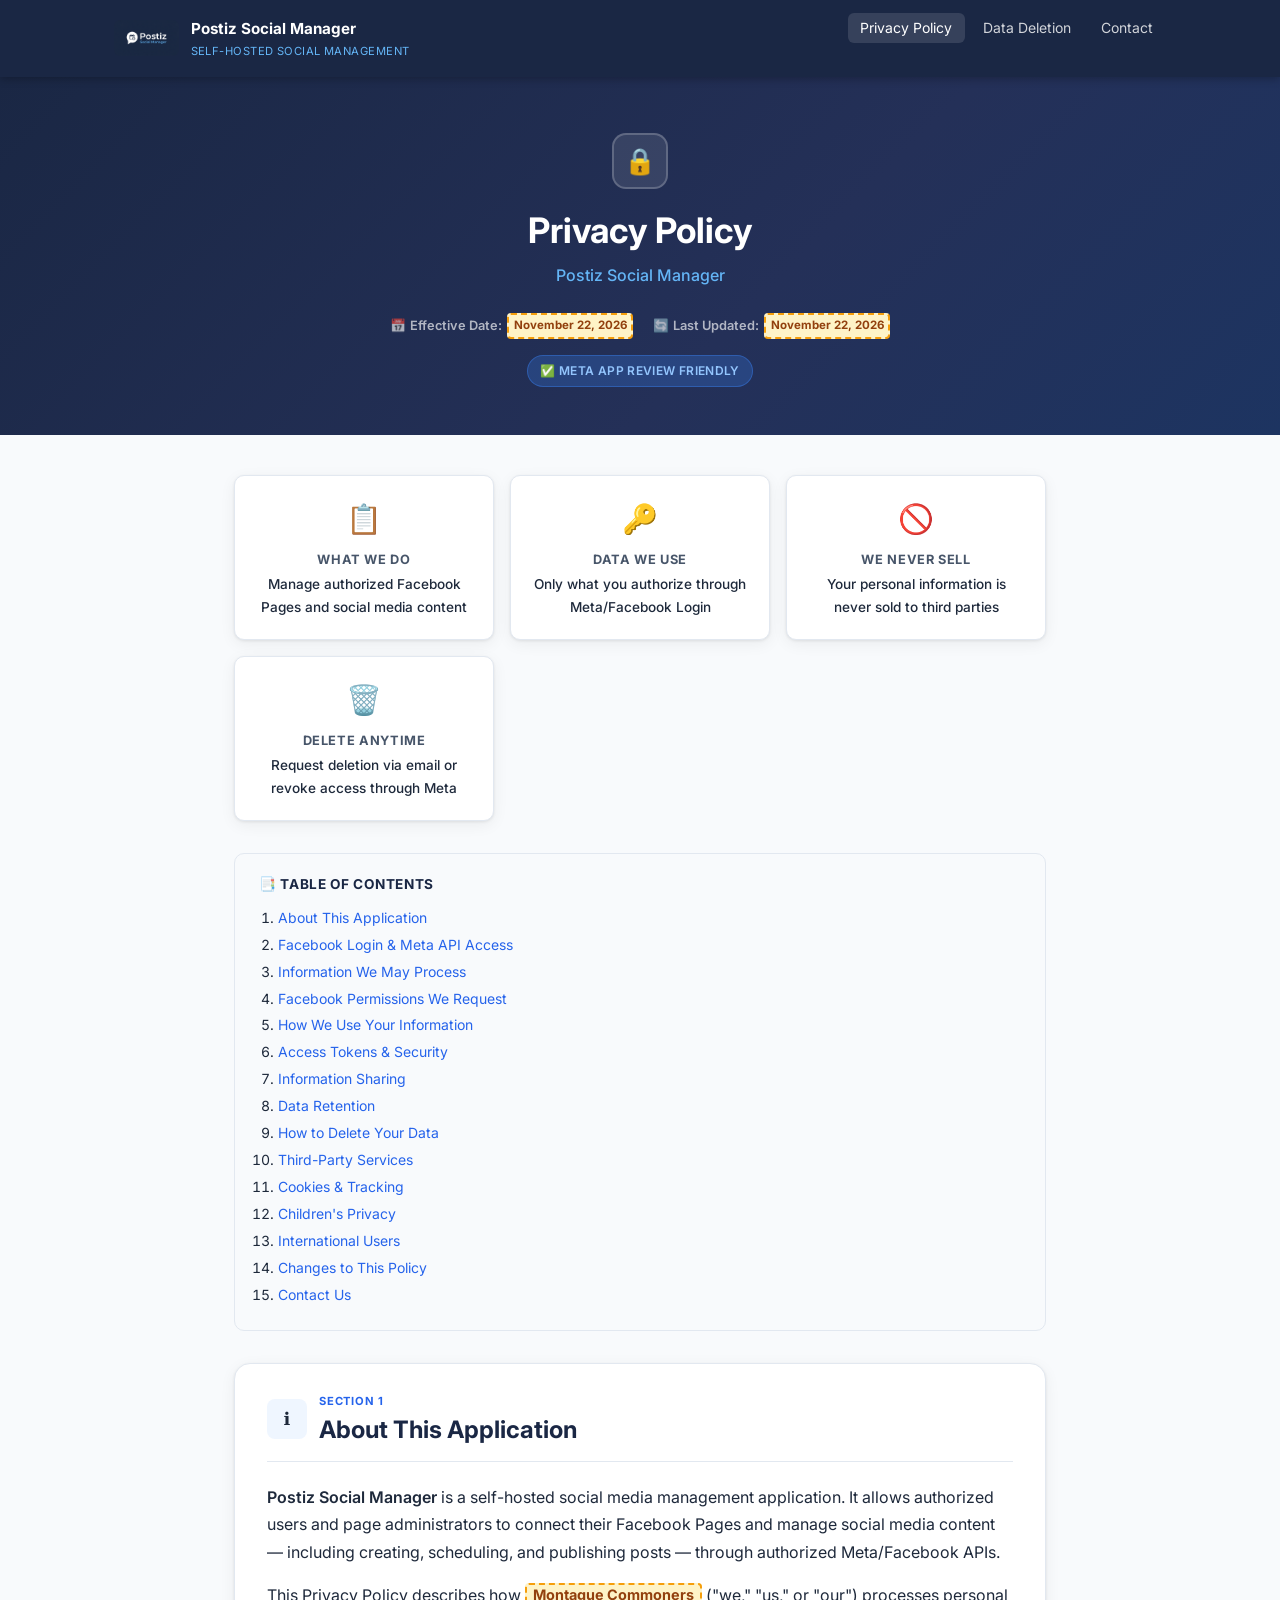
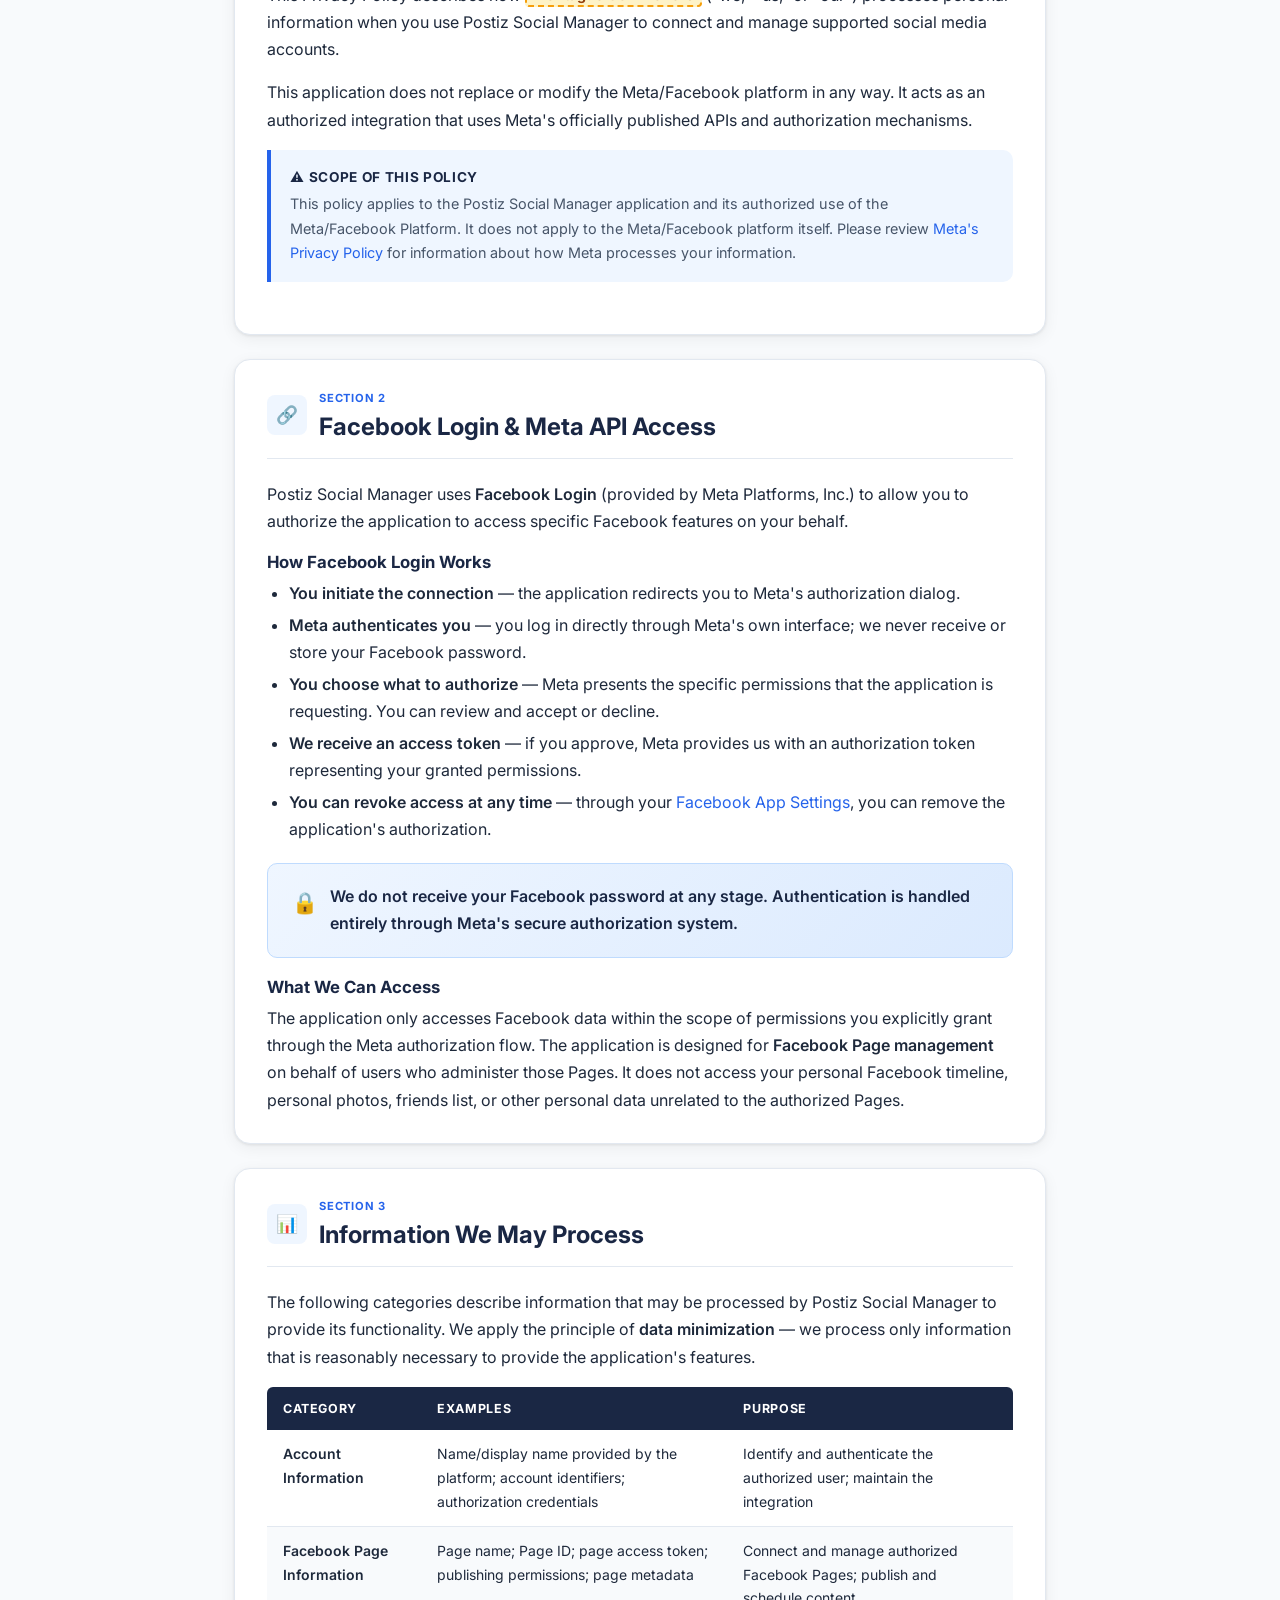
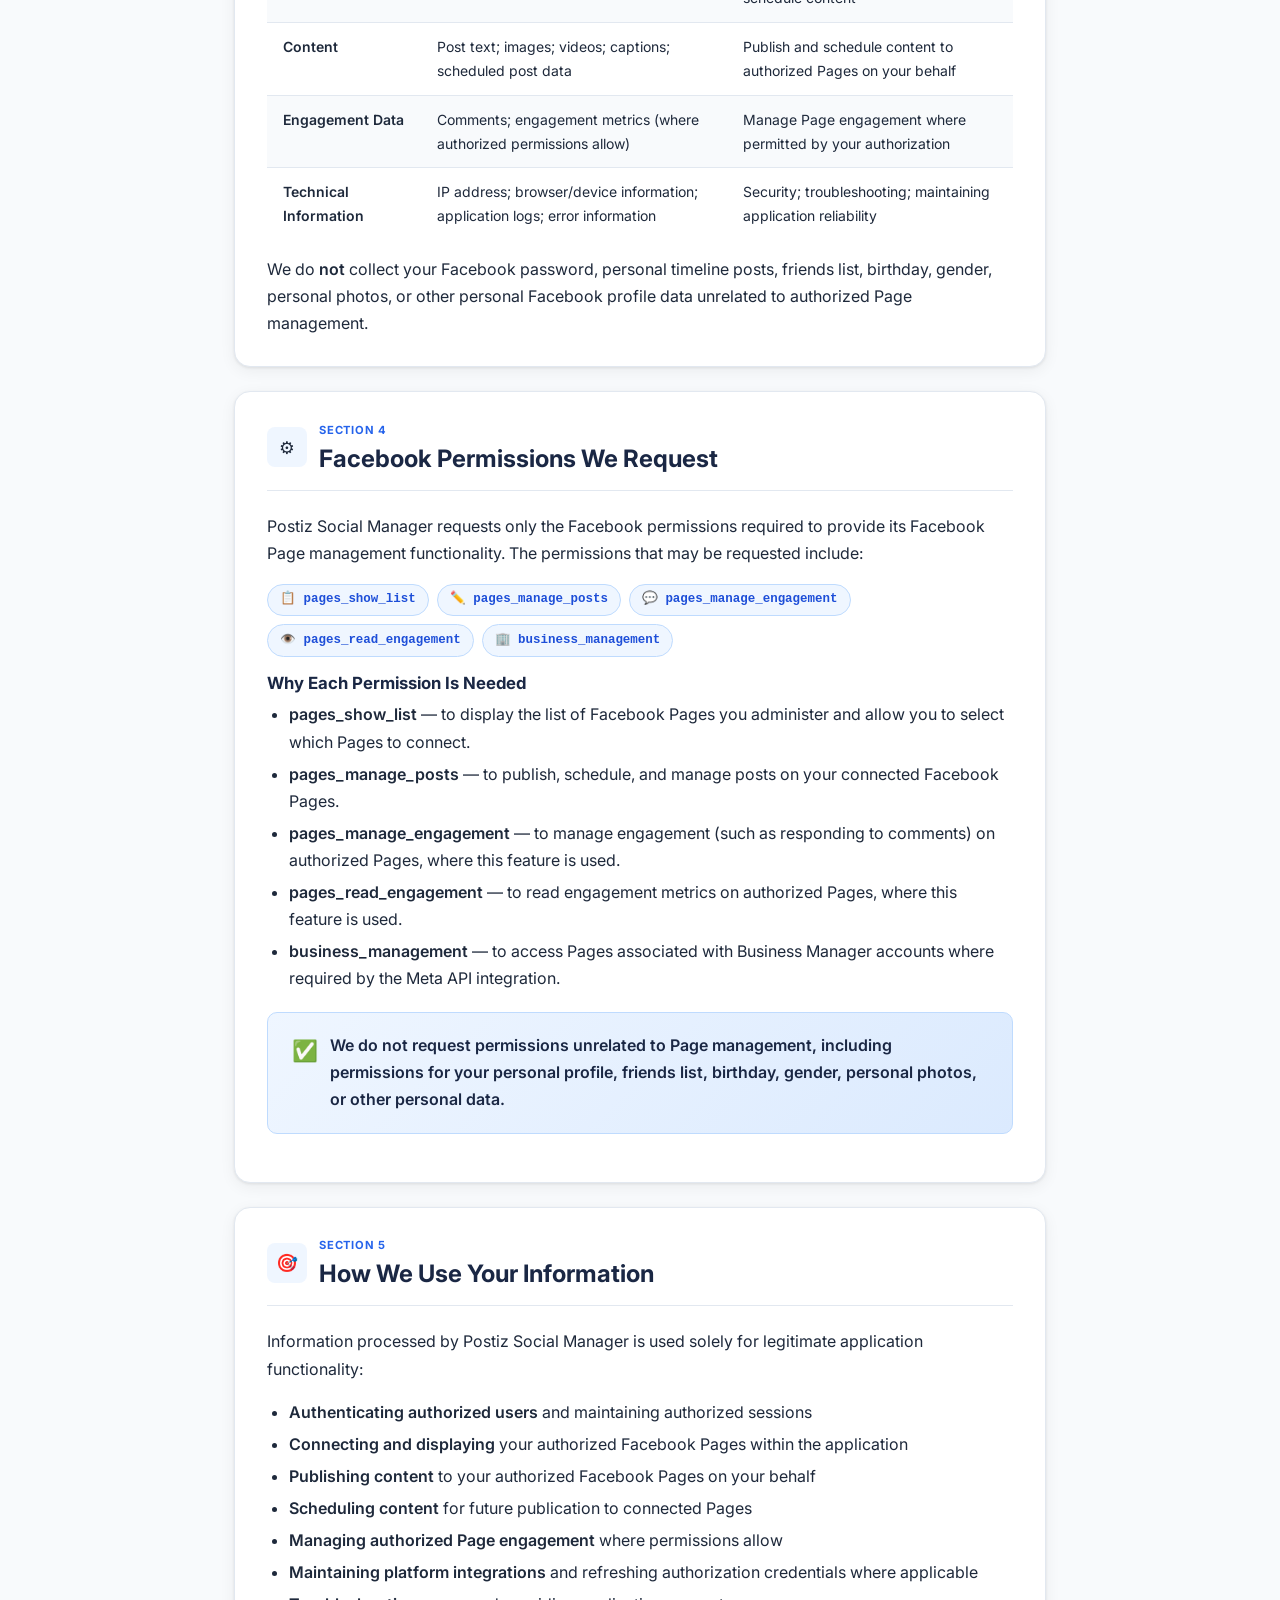
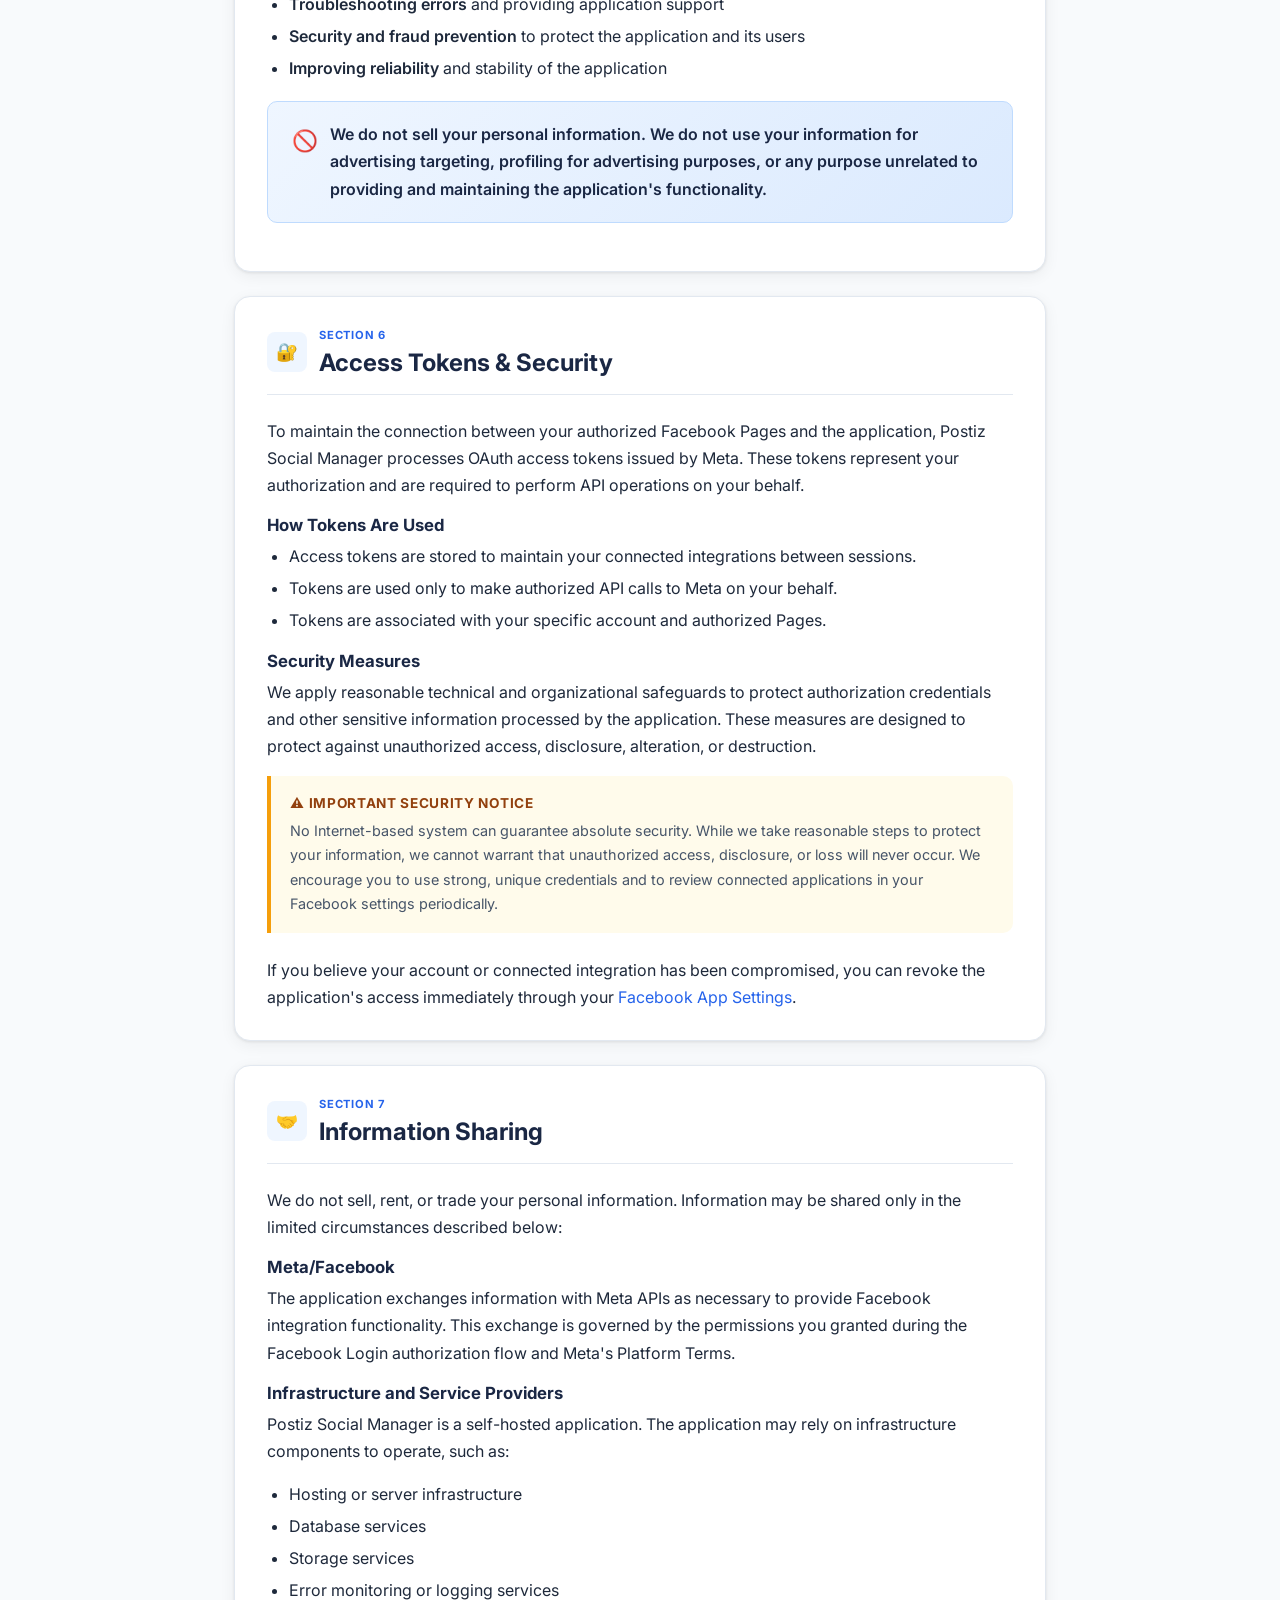
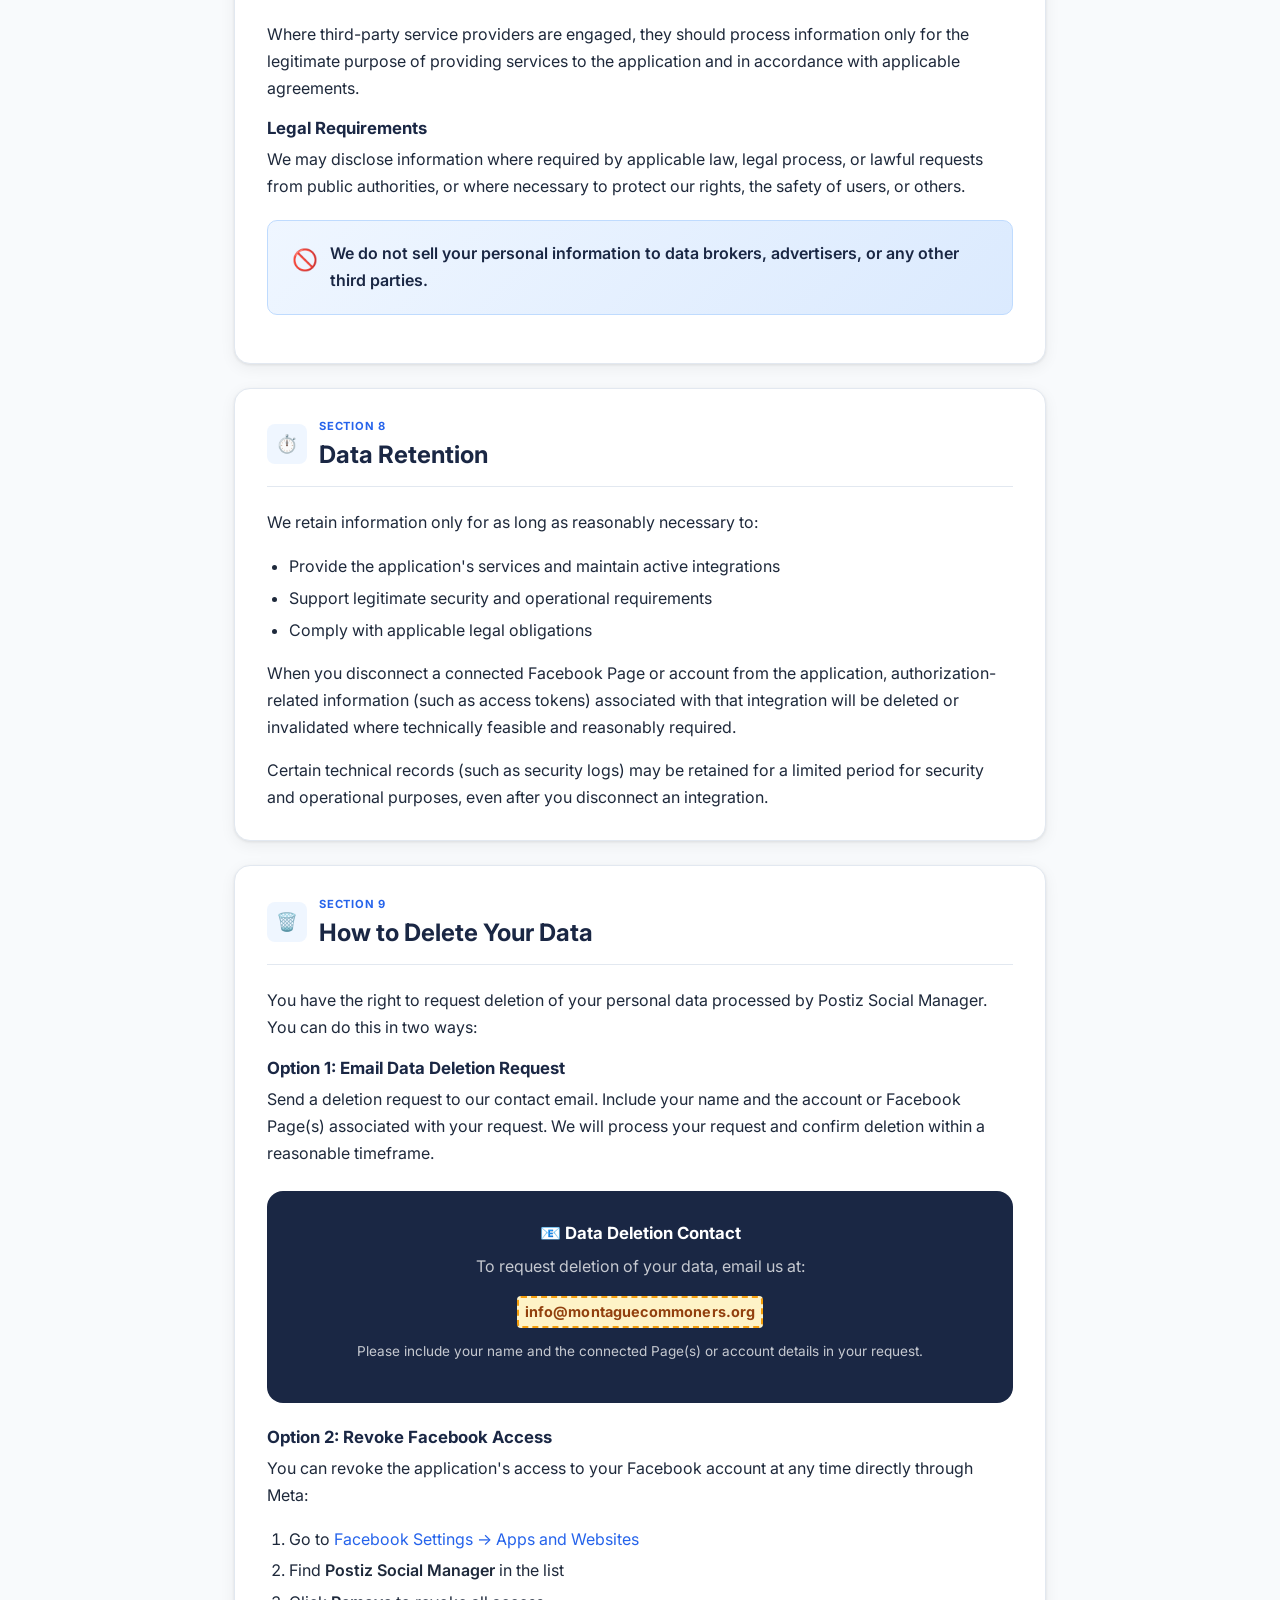
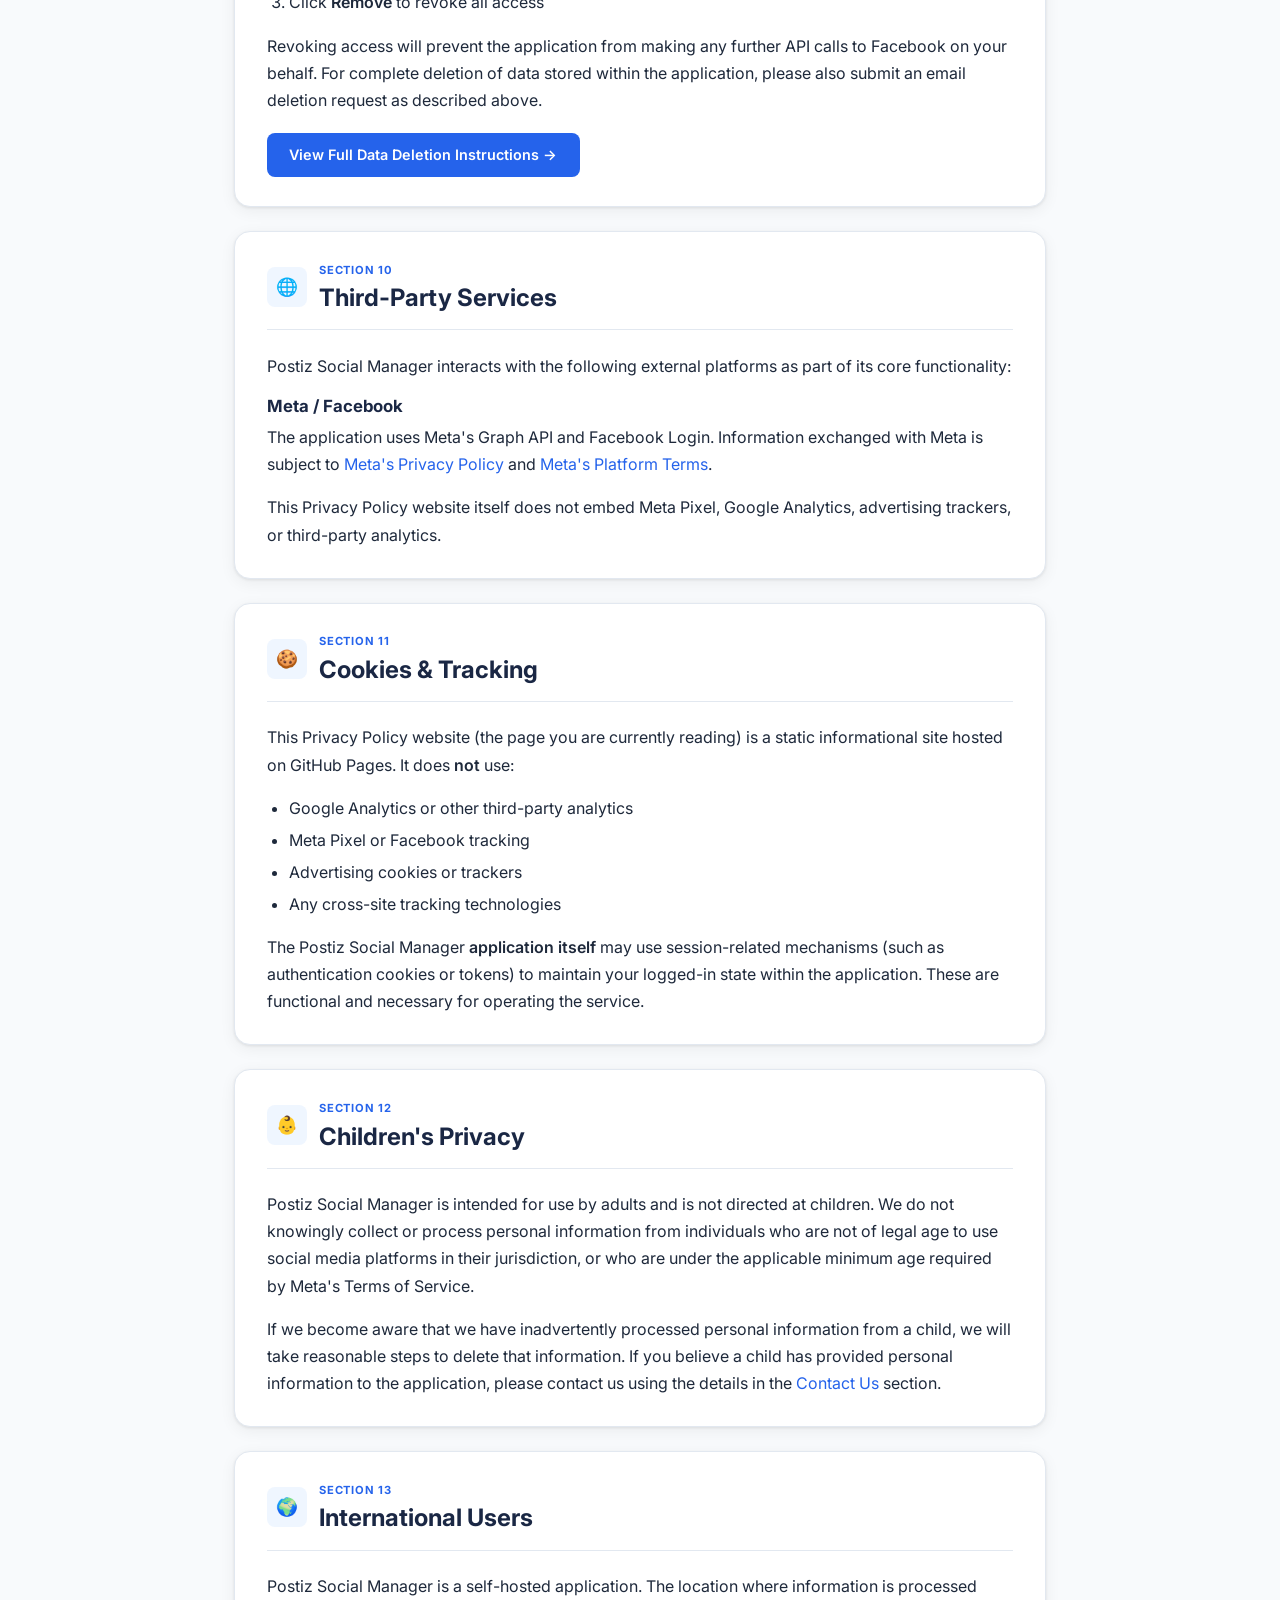
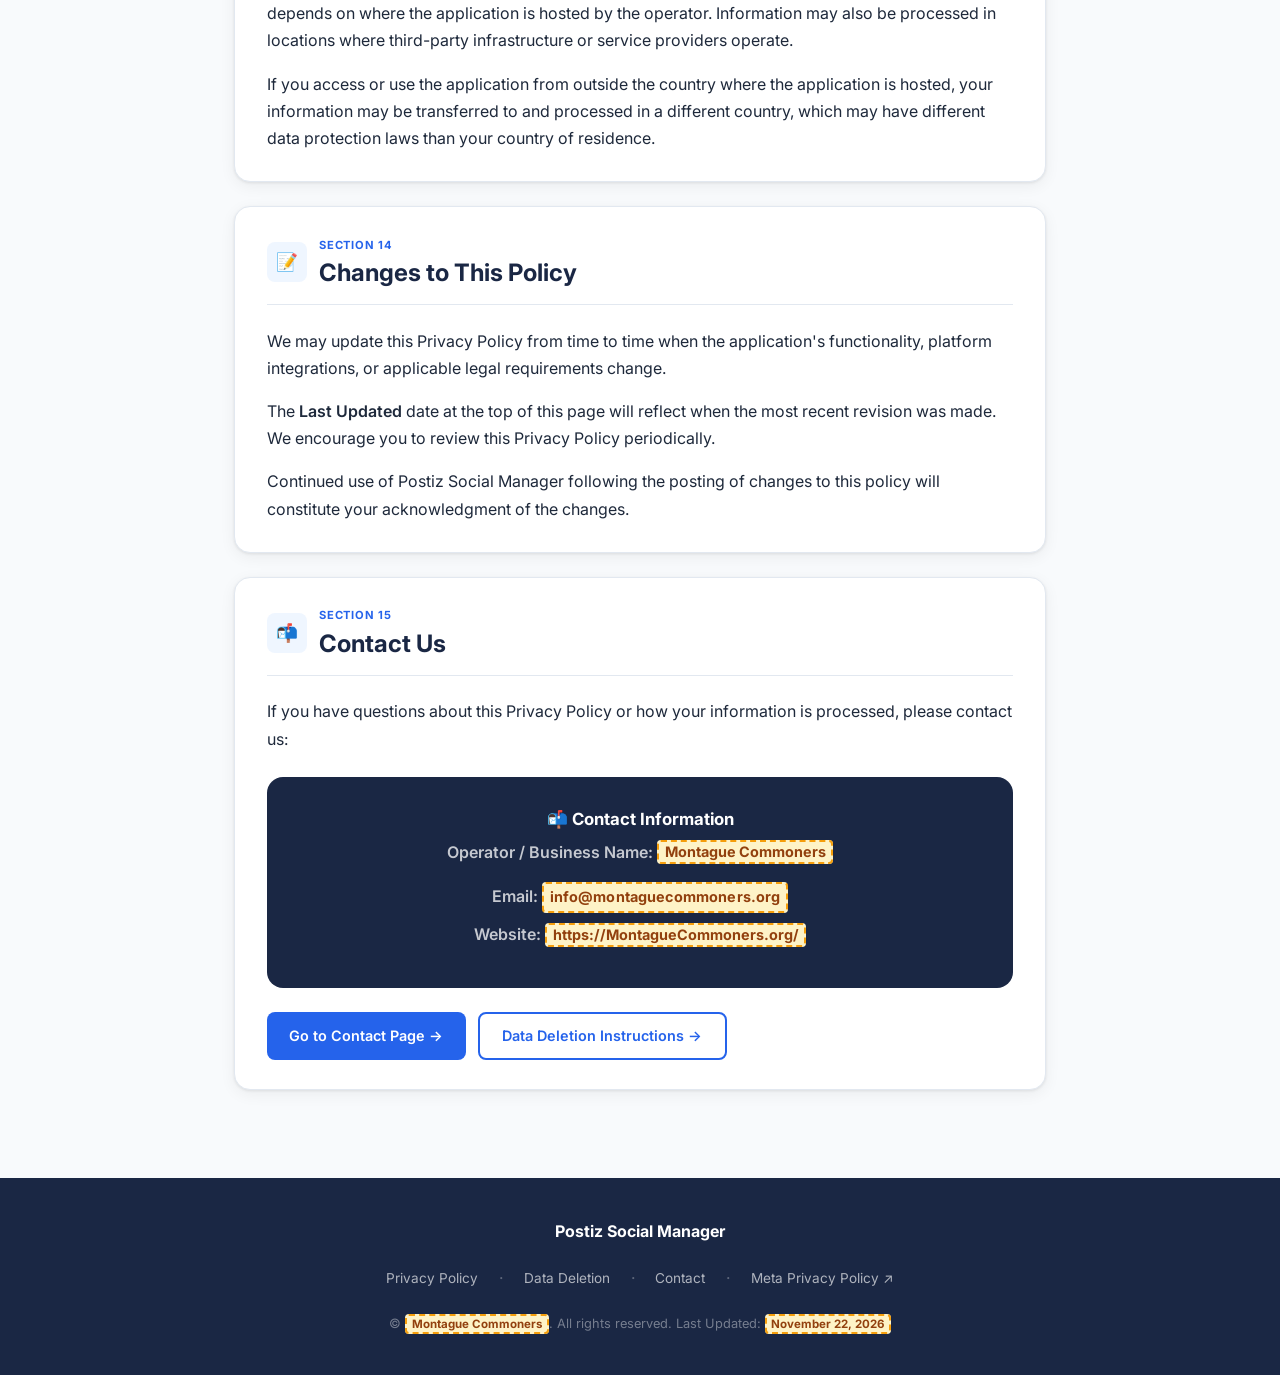
<file: index.html>
﻿<!DOCTYPE html>
<html lang="en">
<head>
  <meta charset="UTF-8" />
  <meta name="viewport" content="width=device-width, initial-scale=1.0" />
  <title>Privacy Policy – Postiz Social Manager</title>
  <meta name="description" content="Privacy Policy for Postiz Social Manager – a self-hosted Facebook Page and social media management application. Describes data collection, use, and your rights." />
  <meta name="robots" content="index, follow" />
  <link rel="canonical" href="https://charcoalsifter.github.io/postiz-privacy/" />

  <!-- Open Graph -->
  <meta property="og:title" content="Privacy Policy – Postiz Social Manager" />
  <meta property="og:description" content="Privacy Policy for Postiz Social Manager, a self-hosted social media management application." />
  <meta property="og:type" content="website" />
  <meta property="og:url" content="https://charcoalsifter.github.io/postiz-privacy/" />

  <!-- Google Fonts -->
  <link rel="preconnect" href="https://fonts.googleapis.com" />
  <link rel="preconnect" href="https://fonts.gstatic.com" crossorigin />
  <link href="https://fonts.googleapis.com/css2?family=Inter:wght@400;500;600;700&display=swap" rel="stylesheet" />

  <link rel="stylesheet" href="styles.css" />
</head>
<body>

<!-- ============ NAVIGATION ============ -->
<nav class="navbar" role="navigation" aria-label="Main navigation">
  <div class="navbar-inner">
    <a class="nav-brand" href="index.html" aria-label="Postiz Social Manager Home">
      <img src="logo.jpg" alt="Postiz Social Manager Logo" class="nav-logo" />
      <div class="nav-brand-text">
        Postiz Social Manager
        <span>Self-hosted Social Management</span>
      </div>
    </a>
    <ul class="nav-links" role="list">
      <li><a href="index.html" class="active" aria-current="page">Privacy Policy</a></li>
      <li><a href="data-deletion.html">Data Deletion</a></li>
      <li><a href="contact.html">Contact</a></li>
    </ul>
  </div>
</nav>

<!-- ============ HERO ============ -->
<header class="hero" role="banner">
  <div class="hero-inner">
    <div class="hero-icon" aria-hidden="true">🔒</div>
    <h1>Privacy Policy</h1>
    <p class="hero-subtitle">Postiz Social Manager</p>
    <div class="hero-meta">
      <span>📅 <strong>Effective Date:</strong> <span class="placeholder">November 22, 2026</span></span>
      <span>🔄 <strong>Last Updated:</strong> <span class="placeholder">November 22, 2026</span></span>
    </div>
    <div class="hero-badge" aria-label="Meta App Review friendly policy">✅ Meta App Review Friendly</div>
  </div>
</header>

<!-- ============ MAIN CONTENT ============ -->
<main id="main-content">
<div class="container">

  <!-- Quick Summary Cards -->
  <div class="summary-grid" role="region" aria-label="Privacy policy quick summary">
    <div class="summary-card">
      <div class="summary-card-icon" aria-hidden="true">📋</div>
      <h3>What We Do</h3>
      <p>Manage authorized Facebook Pages and social media content</p>
    </div>
    <div class="summary-card">
      <div class="summary-card-icon" aria-hidden="true">🔑</div>
      <h3>Data We Use</h3>
      <p>Only what you authorize through Meta/Facebook Login</p>
    </div>
    <div class="summary-card">
      <div class="summary-card-icon" aria-hidden="true">🚫</div>
      <h3>We Never Sell</h3>
      <p>Your personal information is never sold to third parties</p>
    </div>
    <div class="summary-card">
      <div class="summary-card-icon" aria-hidden="true">🗑️</div>
      <h3>Delete Anytime</h3>
      <p>Request deletion via email or revoke access through Meta</p>
    </div>
  </div>

  <!-- Table of Contents -->
  <nav class="toc" aria-label="Table of contents">
    <div class="toc-title">📑 Table of Contents</div>
    <ol>
      <li><a href="#about">About This Application</a></li>
      <li><a href="#facebook-login">Facebook Login & Meta API Access</a></li>
      <li><a href="#data-collected">Information We May Process</a></li>
      <li><a href="#permissions">Facebook Permissions We Request</a></li>
      <li><a href="#how-used">How We Use Your Information</a></li>
      <li><a href="#access-tokens">Access Tokens & Security</a></li>
      <li><a href="#sharing">Information Sharing</a></li>
      <li><a href="#retention">Data Retention</a></li>
      <li><a href="#deletion">How to Delete Your Data</a></li>
      <li><a href="#third-party">Third-Party Services</a></li>
      <li><a href="#cookies">Cookies & Tracking</a></li>
      <li><a href="#children">Children's Privacy</a></li>
      <li><a href="#international">International Users</a></li>
      <li><a href="#changes">Changes to This Policy</a></li>
      <li><a href="#contact">Contact Us</a></li>
    </ol>
  </nav>

  <!-- ============ SECTION 1: ABOUT ============ -->
  <section class="section" id="about" aria-labelledby="about-heading">
    <div class="section-header">
      <div class="section-icon" aria-hidden="true">ℹ️</div>
      <div>
        <div class="section-number">Section 1</div>
        <h2 id="about-heading">About This Application</h2>
      </div>
    </div>

    <p><strong>Postiz Social Manager</strong> is a self-hosted social media management application. It allows authorized users and page administrators to connect their Facebook Pages and manage social media content — including creating, scheduling, and publishing posts — through authorized Meta/Facebook APIs.</p>

    <p>This Privacy Policy describes how <strong class="placeholder">Montague Commoners</strong> ("we," "us," or "our") processes personal information when you use Postiz Social Manager to connect and manage supported social media accounts.</p>

    <p>This application does not replace or modify the Meta/Facebook platform in any way. It acts as an authorized integration that uses Meta's officially published APIs and authorization mechanisms.</p>

    <div class="alert">
      <div class="alert-title">⚠️ Scope of This Policy</div>
      <p>This policy applies to the Postiz Social Manager application and its authorized use of the Meta/Facebook Platform. It does not apply to the Meta/Facebook platform itself. Please review <a href="https://www.facebook.com/privacy/policy/" target="_blank" rel="noopener noreferrer">Meta's Privacy Policy</a> for information about how Meta processes your information.</p>
    </div>
  </section>

  <!-- ============ SECTION 2: FACEBOOK LOGIN ============ -->
  <section class="section" id="facebook-login" aria-labelledby="facebook-login-heading">
    <div class="section-header">
      <div class="section-icon" aria-hidden="true">🔗</div>
      <div>
        <div class="section-number">Section 2</div>
        <h2 id="facebook-login-heading">Facebook Login &amp; Meta API Access</h2>
      </div>
    </div>

    <p>Postiz Social Manager uses <strong>Facebook Login</strong> (provided by Meta Platforms, Inc.) to allow you to authorize the application to access specific Facebook features on your behalf.</p>

    <h3>How Facebook Login Works</h3>
    <ul>
      <li><strong>You initiate the connection</strong> — the application redirects you to Meta's authorization dialog.</li>
      <li><strong>Meta authenticates you</strong> — you log in directly through Meta's own interface; we never receive or store your Facebook password.</li>
      <li><strong>You choose what to authorize</strong> — Meta presents the specific permissions that the application is requesting. You can review and accept or decline.</li>
      <li><strong>We receive an access token</strong> — if you approve, Meta provides us with an authorization token representing your granted permissions.</li>
      <li><strong>You can revoke access at any time</strong> — through your <a href="https://www.facebook.com/settings?tab=applications" target="_blank" rel="noopener noreferrer">Facebook App Settings</a>, you can remove the application's authorization.</li>
    </ul>

    <div class="key-point">
      <span class="key-point-icon" aria-hidden="true">🔒</span>
      <span>We do <strong>not</strong> receive your Facebook password at any stage. Authentication is handled entirely through Meta's secure authorization system.</span>
    </div>

    <h3>What We Can Access</h3>
    <p>The application only accesses Facebook data within the scope of permissions you explicitly grant through the Meta authorization flow. The application is designed for <strong>Facebook Page management</strong> on behalf of users who administer those Pages. It does not access your personal Facebook timeline, personal photos, friends list, or other personal data unrelated to the authorized Pages.</p>
  </section>

  <!-- ============ SECTION 3: DATA COLLECTED ============ -->
  <section class="section" id="data-collected" aria-labelledby="data-collected-heading">
    <div class="section-header">
      <div class="section-icon" aria-hidden="true">📊</div>
      <div>
        <div class="section-number">Section 3</div>
        <h2 id="data-collected-heading">Information We May Process</h2>
      </div>
    </div>

    <p>The following categories describe information that may be processed by Postiz Social Manager to provide its functionality. We apply the principle of <strong>data minimization</strong> — we process only information that is reasonably necessary to provide the application's features.</p>

    <table class="data-table" aria-label="Categories of information processed">
      <thead>
        <tr>
          <th scope="col">Category</th>
          <th scope="col">Examples</th>
          <th scope="col">Purpose</th>
        </tr>
      </thead>
      <tbody>
        <tr>
          <td><strong>Account Information</strong></td>
          <td>Name/display name provided by the platform; account identifiers; authorization credentials</td>
          <td>Identify and authenticate the authorized user; maintain the integration</td>
        </tr>
        <tr>
          <td><strong>Facebook Page Information</strong></td>
          <td>Page name; Page ID; page access token; publishing permissions; page metadata</td>
          <td>Connect and manage authorized Facebook Pages; publish and schedule content</td>
        </tr>
        <tr>
          <td><strong>Content</strong></td>
          <td>Post text; images; videos; captions; scheduled post data</td>
          <td>Publish and schedule content to authorized Pages on your behalf</td>
        </tr>
        <tr>
          <td><strong>Engagement Data</strong></td>
          <td>Comments; engagement metrics (where authorized permissions allow)</td>
          <td>Manage Page engagement where permitted by your authorization</td>
        </tr>
        <tr>
          <td><strong>Technical Information</strong></td>
          <td>IP address; browser/device information; application logs; error information</td>
          <td>Security; troubleshooting; maintaining application reliability</td>
        </tr>
      </tbody>
    </table>

    <p>We do <strong>not</strong> collect your Facebook password, personal timeline posts, friends list, birthday, gender, personal photos, or other personal Facebook profile data unrelated to authorized Page management.</p>
  </section>

  <!-- ============ SECTION 4: PERMISSIONS ============ -->
  <section class="section" id="permissions" aria-labelledby="permissions-heading">
    <div class="section-header">
      <div class="section-icon" aria-hidden="true">⚙️</div>
      <div>
        <div class="section-number">Section 4</div>
        <h2 id="permissions-heading">Facebook Permissions We Request</h2>
      </div>
    </div>

    <p>Postiz Social Manager requests only the Facebook permissions required to provide its Facebook Page management functionality. The permissions that may be requested include:</p>

    <div class="permission-list" role="list" aria-label="Facebook permissions requested">
      <span class="permission-badge" role="listitem">📋 pages_show_list</span>
      <span class="permission-badge" role="listitem">✏️ pages_manage_posts</span>
      <span class="permission-badge" role="listitem">💬 pages_manage_engagement</span>
      <span class="permission-badge" role="listitem">👁️ pages_read_engagement</span>
      <span class="permission-badge" role="listitem">🏢 business_management</span>
    </div>

    <h3>Why Each Permission Is Needed</h3>
    <ul>
      <li><strong>pages_show_list</strong> — to display the list of Facebook Pages you administer and allow you to select which Pages to connect.</li>
      <li><strong>pages_manage_posts</strong> — to publish, schedule, and manage posts on your connected Facebook Pages.</li>
      <li><strong>pages_manage_engagement</strong> — to manage engagement (such as responding to comments) on authorized Pages, where this feature is used.</li>
      <li><strong>pages_read_engagement</strong> — to read engagement metrics on authorized Pages, where this feature is used.</li>
      <li><strong>business_management</strong> — to access Pages associated with Business Manager accounts where required by the Meta API integration.</li>
    </ul>

    <div class="key-point">
      <span class="key-point-icon" aria-hidden="true">✅</span>
      <span>We do <strong>not</strong> request permissions unrelated to Page management, including permissions for your personal profile, friends list, birthday, gender, personal photos, or other personal data.</span>
    </div>
  </section>

  <!-- ============ SECTION 5: HOW USED ============ -->
  <section class="section" id="how-used" aria-labelledby="how-used-heading">
    <div class="section-header">
      <div class="section-icon" aria-hidden="true">🎯</div>
      <div>
        <div class="section-number">Section 5</div>
        <h2 id="how-used-heading">How We Use Your Information</h2>
      </div>
    </div>

    <p>Information processed by Postiz Social Manager is used solely for legitimate application functionality:</p>

    <ul>
      <li><strong>Authenticating authorized users</strong> and maintaining authorized sessions</li>
      <li><strong>Connecting and displaying</strong> your authorized Facebook Pages within the application</li>
      <li><strong>Publishing content</strong> to your authorized Facebook Pages on your behalf</li>
      <li><strong>Scheduling content</strong> for future publication to connected Pages</li>
      <li><strong>Managing authorized Page engagement</strong> where permissions allow</li>
      <li><strong>Maintaining platform integrations</strong> and refreshing authorization credentials where applicable</li>
      <li><strong>Troubleshooting errors</strong> and providing application support</li>
      <li><strong>Security and fraud prevention</strong> to protect the application and its users</li>
      <li><strong>Improving reliability</strong> and stability of the application</li>
    </ul>

    <div class="key-point">
      <span class="key-point-icon" aria-hidden="true">🚫</span>
      <span><strong>We do not sell your personal information.</strong> We do not use your information for advertising targeting, profiling for advertising purposes, or any purpose unrelated to providing and maintaining the application's functionality.</span>
    </div>
  </section>

  <!-- ============ SECTION 6: ACCESS TOKENS ============ -->
  <section class="section" id="access-tokens" aria-labelledby="access-tokens-heading">
    <div class="section-header">
      <div class="section-icon" aria-hidden="true">🔐</div>
      <div>
        <div class="section-number">Section 6</div>
        <h2 id="access-tokens-heading">Access Tokens &amp; Security</h2>
      </div>
    </div>

    <p>To maintain the connection between your authorized Facebook Pages and the application, Postiz Social Manager processes OAuth access tokens issued by Meta. These tokens represent your authorization and are required to perform API operations on your behalf.</p>

    <h3>How Tokens Are Used</h3>
    <ul>
      <li>Access tokens are stored to maintain your connected integrations between sessions.</li>
      <li>Tokens are used only to make authorized API calls to Meta on your behalf.</li>
      <li>Tokens are associated with your specific account and authorized Pages.</li>
    </ul>

    <h3>Security Measures</h3>
    <p>We apply reasonable technical and organizational safeguards to protect authorization credentials and other sensitive information processed by the application. These measures are designed to protect against unauthorized access, disclosure, alteration, or destruction.</p>

    <div class="alert alert-warning">
      <div class="alert-title">⚠️ Important Security Notice</div>
      <p>No Internet-based system can guarantee absolute security. While we take reasonable steps to protect your information, we cannot warrant that unauthorized access, disclosure, or loss will never occur. We encourage you to use strong, unique credentials and to review connected applications in your Facebook settings periodically.</p>
    </div>

    <p>If you believe your account or connected integration has been compromised, you can revoke the application's access immediately through your <a href="https://www.facebook.com/settings?tab=applications" target="_blank" rel="noopener noreferrer">Facebook App Settings</a>.</p>
  </section>

  <!-- ============ SECTION 7: SHARING ============ -->
  <section class="section" id="sharing" aria-labelledby="sharing-heading">
    <div class="section-header">
      <div class="section-icon" aria-hidden="true">🤝</div>
      <div>
        <div class="section-number">Section 7</div>
        <h2 id="sharing-heading">Information Sharing</h2>
      </div>
    </div>

    <p>We do not sell, rent, or trade your personal information. Information may be shared only in the limited circumstances described below:</p>

    <h3>Meta/Facebook</h3>
    <p>The application exchanges information with Meta APIs as necessary to provide Facebook integration functionality. This exchange is governed by the permissions you granted during the Facebook Login authorization flow and Meta's Platform Terms.</p>

    <h3>Infrastructure and Service Providers</h3>
    <p>Postiz Social Manager is a self-hosted application. The application may rely on infrastructure components to operate, such as:</p>
    <ul>
      <li>Hosting or server infrastructure</li>
      <li>Database services</li>
      <li>Storage services</li>
      <li>Error monitoring or logging services</li>
    </ul>
    <p>Where third-party service providers are engaged, they should process information only for the legitimate purpose of providing services to the application and in accordance with applicable agreements.</p>

    <h3>Legal Requirements</h3>
    <p>We may disclose information where required by applicable law, legal process, or lawful requests from public authorities, or where necessary to protect our rights, the safety of users, or others.</p>

    <div class="key-point">
      <span class="key-point-icon" aria-hidden="true">🚫</span>
      <span><strong>We do not sell your personal information</strong> to data brokers, advertisers, or any other third parties.</span>
    </div>
  </section>

  <!-- ============ SECTION 8: RETENTION ============ -->
  <section class="section" id="retention" aria-labelledby="retention-heading">
    <div class="section-header">
      <div class="section-icon" aria-hidden="true">⏱️</div>
      <div>
        <div class="section-number">Section 8</div>
        <h2 id="retention-heading">Data Retention</h2>
      </div>
    </div>

    <p>We retain information only for as long as reasonably necessary to:</p>
    <ul>
      <li>Provide the application's services and maintain active integrations</li>
      <li>Support legitimate security and operational requirements</li>
      <li>Comply with applicable legal obligations</li>
    </ul>

    <p>When you disconnect a connected Facebook Page or account from the application, authorization-related information (such as access tokens) associated with that integration will be deleted or invalidated where technically feasible and reasonably required.</p>

    <p>Certain technical records (such as security logs) may be retained for a limited period for security and operational purposes, even after you disconnect an integration.</p>
  </section>

  <!-- ============ SECTION 9: DELETION ============ -->
  <section class="section" id="deletion" aria-labelledby="deletion-heading">
    <div class="section-header">
      <div class="section-icon" aria-hidden="true">🗑️</div>
      <div>
        <div class="section-number">Section 9</div>
        <h2 id="deletion-heading">How to Delete Your Data</h2>
      </div>
    </div>

    <p>You have the right to request deletion of your personal data processed by Postiz Social Manager. You can do this in two ways:</p>

    <h3>Option 1: Email Data Deletion Request</h3>
    <p>Send a deletion request to our contact email. Include your name and the account or Facebook Page(s) associated with your request. We will process your request and confirm deletion within a reasonable timeframe.</p>

    <div class="contact-card">
      <h3>📧 Data Deletion Contact</h3>
      <p>To request deletion of your data, email us at:</p>
      <span class="contact-email placeholder">info@montaguecommoners.org</span>
      <p style="margin-top:.75rem; font-size:.85rem;">Please include your name and the connected Page(s) or account details in your request.</p>
    </div>

    <h3>Option 2: Revoke Facebook Access</h3>
    <p>You can revoke the application's access to your Facebook account at any time directly through Meta:</p>
    <ol>
      <li>Go to <a href="https://www.facebook.com/settings?tab=applications" target="_blank" rel="noopener noreferrer">Facebook Settings → Apps and Websites</a></li>
      <li>Find <strong>Postiz Social Manager</strong> in the list</li>
      <li>Click <strong>Remove</strong> to revoke all access</li>
    </ol>
    <p>Revoking access will prevent the application from making any further API calls to Facebook on your behalf. For complete deletion of data stored within the application, please also submit an email deletion request as described above.</p>

    <div class="btn-group">
      <a href="data-deletion.html" class="btn btn-primary">View Full Data Deletion Instructions →</a>
    </div>
  </section>

  <!-- ============ SECTION 10: THIRD PARTY ============ -->
  <section class="section" id="third-party" aria-labelledby="third-party-heading">
    <div class="section-header">
      <div class="section-icon" aria-hidden="true">🌐</div>
      <div>
        <div class="section-number">Section 10</div>
        <h2 id="third-party-heading">Third-Party Services</h2>
      </div>
    </div>

    <p>Postiz Social Manager interacts with the following external platforms as part of its core functionality:</p>

    <h3>Meta / Facebook</h3>
    <p>The application uses Meta's Graph API and Facebook Login. Information exchanged with Meta is subject to <a href="https://www.facebook.com/privacy/policy/" target="_blank" rel="noopener noreferrer">Meta's Privacy Policy</a> and <a href="https://developers.facebook.com/terms/" target="_blank" rel="noopener noreferrer">Meta's Platform Terms</a>.</p>

    <p>This Privacy Policy website itself does not embed Meta Pixel, Google Analytics, advertising trackers, or third-party analytics.</p>
  </section>

  <!-- ============ SECTION 11: COOKIES ============ -->
  <section class="section" id="cookies" aria-labelledby="cookies-heading">
    <div class="section-header">
      <div class="section-icon" aria-hidden="true">🍪</div>
      <div>
        <div class="section-number">Section 11</div>
        <h2 id="cookies-heading">Cookies &amp; Tracking</h2>
      </div>
    </div>

    <p>This Privacy Policy website (the page you are currently reading) is a static informational site hosted on GitHub Pages. It does <strong>not</strong> use:</p>
    <ul>
      <li>Google Analytics or other third-party analytics</li>
      <li>Meta Pixel or Facebook tracking</li>
      <li>Advertising cookies or trackers</li>
      <li>Any cross-site tracking technologies</li>
    </ul>

    <p>The Postiz Social Manager <strong>application itself</strong> may use session-related mechanisms (such as authentication cookies or tokens) to maintain your logged-in state within the application. These are functional and necessary for operating the service.</p>
  </section>

  <!-- ============ SECTION 12: CHILDREN ============ -->
  <section class="section" id="children" aria-labelledby="children-heading">
    <div class="section-header">
      <div class="section-icon" aria-hidden="true">👶</div>
      <div>
        <div class="section-number">Section 12</div>
        <h2 id="children-heading">Children's Privacy</h2>
      </div>
    </div>

    <p>Postiz Social Manager is intended for use by adults and is not directed at children. We do not knowingly collect or process personal information from individuals who are not of legal age to use social media platforms in their jurisdiction, or who are under the applicable minimum age required by Meta's Terms of Service.</p>

    <p>If we become aware that we have inadvertently processed personal information from a child, we will take reasonable steps to delete that information. If you believe a child has provided personal information to the application, please contact us using the details in the <a href="#contact">Contact Us</a> section.</p>
  </section>

  <!-- ============ SECTION 13: INTERNATIONAL ============ -->
  <section class="section" id="international" aria-labelledby="international-heading">
    <div class="section-header">
      <div class="section-icon" aria-hidden="true">🌍</div>
      <div>
        <div class="section-number">Section 13</div>
        <h2 id="international-heading">International Users</h2>
      </div>
    </div>

    <p>Postiz Social Manager is a self-hosted application. The location where information is processed depends on where the application is hosted by the operator. Information may also be processed in locations where third-party infrastructure or service providers operate.</p>

    <p>If you access or use the application from outside the country where the application is hosted, your information may be transferred to and processed in a different country, which may have different data protection laws than your country of residence.</p>
  </section>

  <!-- ============ SECTION 14: CHANGES ============ -->
  <section class="section" id="changes" aria-labelledby="changes-heading">
    <div class="section-header">
      <div class="section-icon" aria-hidden="true">📝</div>
      <div>
        <div class="section-number">Section 14</div>
        <h2 id="changes-heading">Changes to This Policy</h2>
      </div>
    </div>

    <p>We may update this Privacy Policy from time to time when the application's functionality, platform integrations, or applicable legal requirements change.</p>

    <p>The <strong>Last Updated</strong> date at the top of this page will reflect when the most recent revision was made. We encourage you to review this Privacy Policy periodically.</p>

    <p>Continued use of Postiz Social Manager following the posting of changes to this policy will constitute your acknowledgment of the changes.</p>
  </section>

  <!-- ============ SECTION 15: CONTACT ============ -->
  <section class="section" id="contact" aria-labelledby="contact-heading">
    <div class="section-header">
      <div class="section-icon" aria-hidden="true">📬</div>
      <div>
        <div class="section-number">Section 15</div>
        <h2 id="contact-heading">Contact Us</h2>
      </div>
    </div>

    <p>If you have questions about this Privacy Policy or how your information is processed, please contact us:</p>

    <div class="contact-card">
      <h3>📬 Contact Information</h3>
      <p><strong>Operator / Business Name:</strong> <span class="placeholder">Montague Commoners</span></p>
      <p><strong>Email:</strong> <span class="contact-email placeholder">info@montaguecommoners.org</span></p>
      <p><strong>Website:</strong> <span class="placeholder">https://MontagueCommoners.org/</span></p>
    </div>

    <div class="btn-group">
      <a href="contact.html" class="btn btn-primary">Go to Contact Page →</a>
      <a href="data-deletion.html" class="btn btn-outline">Data Deletion Instructions →</a>
    </div>
  </section>

</div><!-- /container -->
</main>

<!-- ============ FOOTER ============ -->
<footer role="contentinfo">
  <div class="footer-inner">
    <div class="footer-brand">Postiz Social Manager</div>
    <nav class="footer-links" aria-label="Footer navigation">
      <a href="index.html">Privacy Policy</a>
      <span class="sep" aria-hidden="true">·</span>
      <a href="data-deletion.html">Data Deletion</a>
      <span class="sep" aria-hidden="true">·</span>
      <a href="contact.html">Contact</a>
      <span class="sep" aria-hidden="true">·</span>
      <a href="https://www.facebook.com/privacy/policy/" target="_blank" rel="noopener noreferrer">Meta Privacy Policy ↗</a>
    </nav>
    <div class="footer-copy">
      &copy; <span class="placeholder">Montague Commoners</span>. All rights reserved.
      Last Updated: <span class="placeholder">November 22, 2026</span>
    </div>
  </div>
</footer>

<script src="script.js"></script>
</body>
</html>
</file>
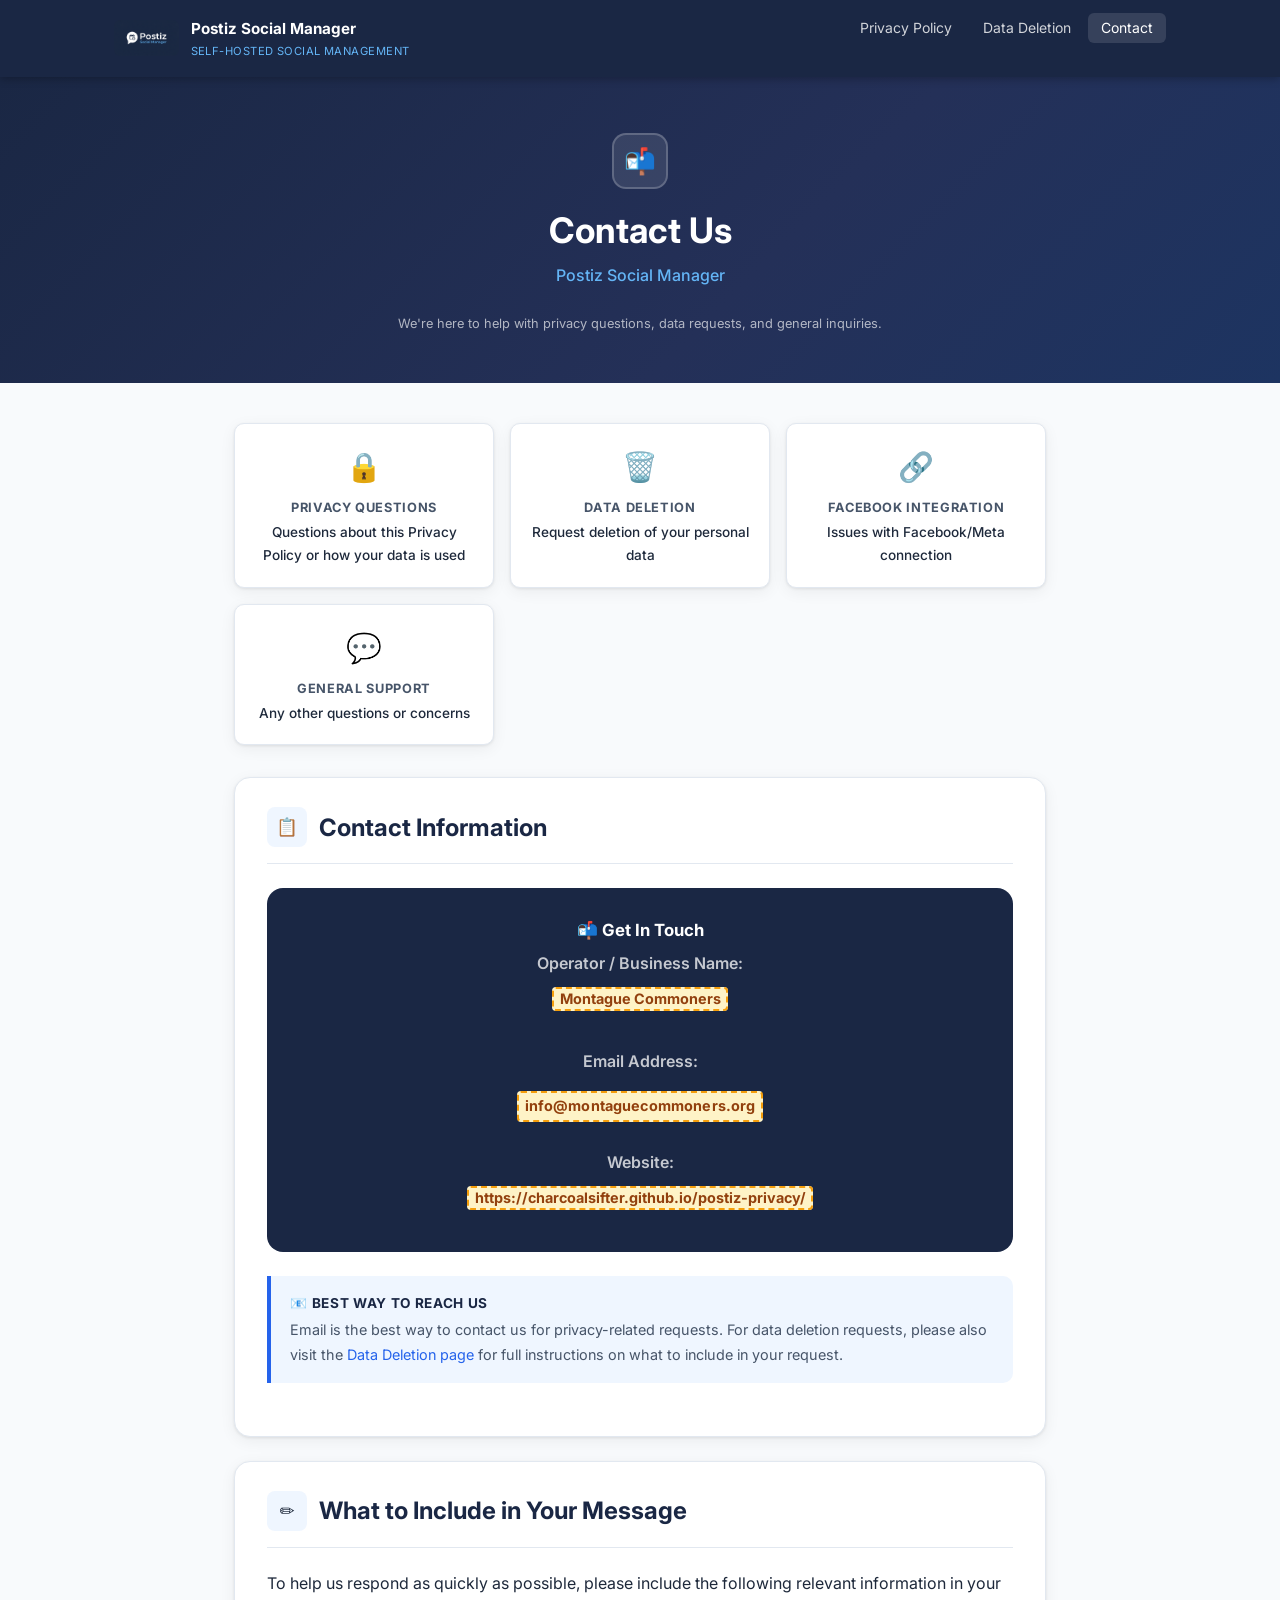
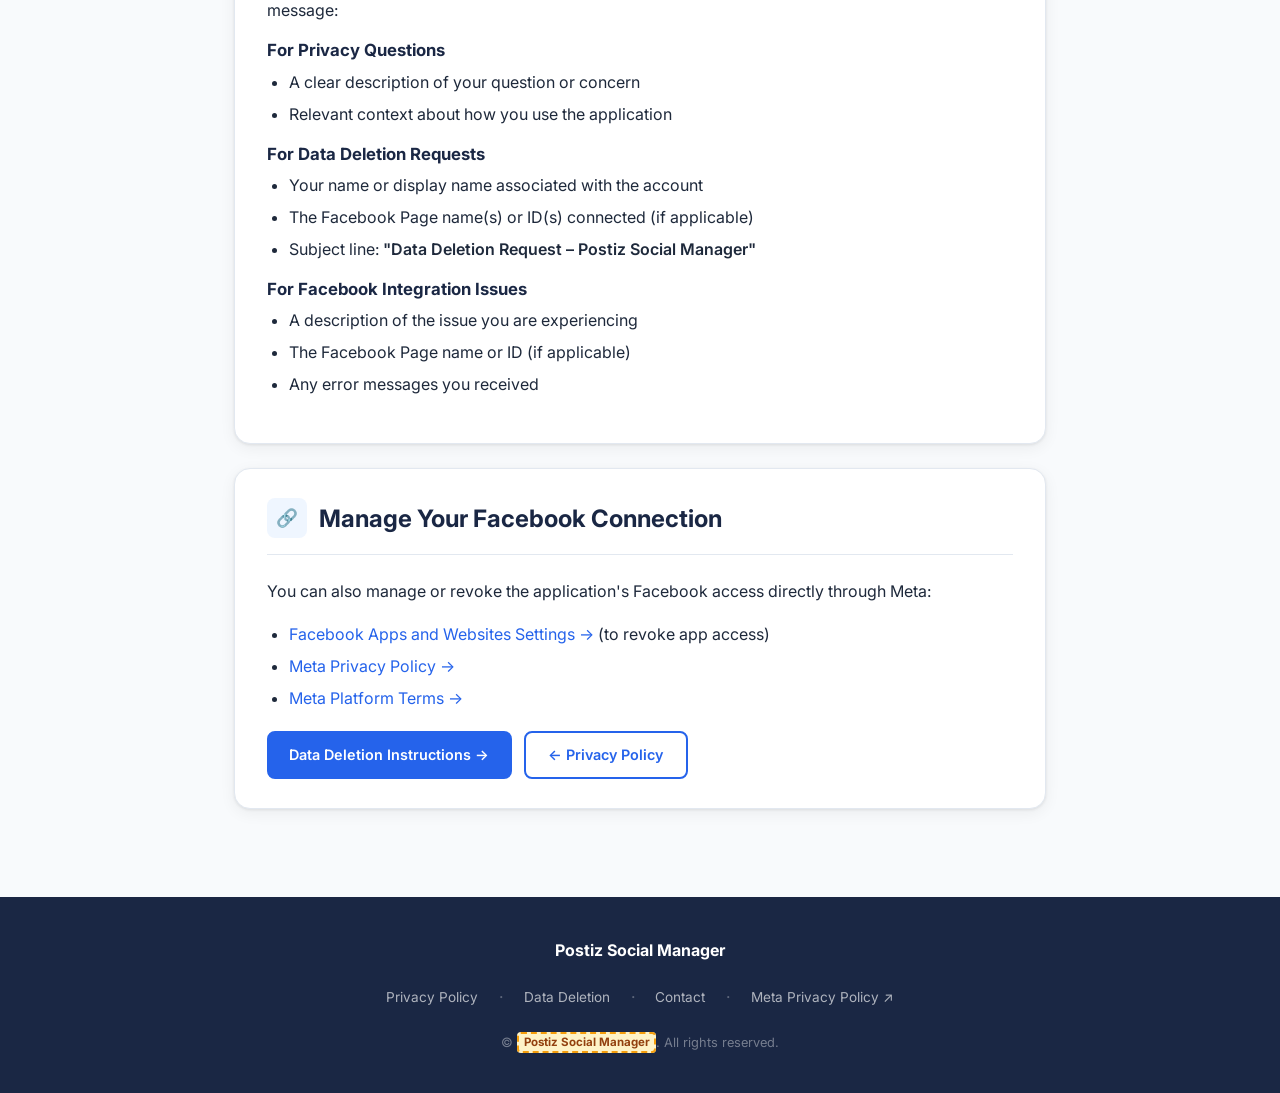
<file: contact.html>
﻿<!DOCTYPE html>
<html lang="en">
<head>
  <meta charset="UTF-8" />
  <meta name="viewport" content="width=device-width, initial-scale=1.0" />
  <title>Contact – Postiz Social Manager</title>
  <meta name="description" content="Contact Postiz Social Manager for privacy questions, data deletion requests, or general support." />
  <meta name="robots" content="index, follow" />
  <link rel="canonical" href="https://charcoalsifter.github.io/postiz-privacy/contact.html" />

  <meta property="og:title" content="Contact – Postiz Social Manager" />
  <meta property="og:description" content="Contact Postiz Social Manager for privacy questions or data deletion requests." />
  <meta property="og:type" content="website" />
  <meta property="og:url" content="https://charcoalsifter.github.io/postiz-privacy/contact.html" />

  <link rel="preconnect" href="https://fonts.googleapis.com" />
  <link rel="preconnect" href="https://fonts.gstatic.com" crossorigin />
  <link href="https://fonts.googleapis.com/css2?family=Inter:wght@400;500;600;700&display=swap" rel="stylesheet" />

  <link rel="stylesheet" href="styles.css" />
</head>
<body>

<!-- ============ NAVIGATION ============ -->
<nav class="navbar" role="navigation" aria-label="Main navigation">
  <div class="navbar-inner">
    <a class="nav-brand" href="index.html" aria-label="Postiz Social Manager Home">
      <img src="logo.jpg" alt="Postiz Social Manager Logo" class="nav-logo" />
      <div class="nav-brand-text">
        Postiz Social Manager
        <span>Self-hosted Social Management</span>
      </div>
    </a>
    <ul class="nav-links" role="list">
      <li><a href="index.html">Privacy Policy</a></li>
      <li><a href="data-deletion.html">Data Deletion</a></li>
      <li><a href="contact.html" class="active" aria-current="page">Contact</a></li>
    </ul>
  </div>
</nav>

<!-- ============ HERO ============ -->
<header class="hero" role="banner">
  <div class="hero-inner">
    <div class="hero-icon" aria-hidden="true">📬</div>
    <h1>Contact Us</h1>
    <p class="hero-subtitle">Postiz Social Manager</p>
    <div class="hero-meta">
      <span>We're here to help with privacy questions, data requests, and general inquiries.</span>
    </div>
  </div>
</header>

<!-- ============ MAIN CONTENT ============ -->
<main id="main-content">
<div class="container">

  <!-- Contact Cards -->
  <div class="summary-grid" role="region" aria-label="Contact options">
    <div class="summary-card">
      <div class="summary-card-icon" aria-hidden="true">🔒</div>
      <h3>Privacy Questions</h3>
      <p>Questions about this Privacy Policy or how your data is used</p>
    </div>
    <div class="summary-card">
      <div class="summary-card-icon" aria-hidden="true">🗑️</div>
      <h3>Data Deletion</h3>
      <p>Request deletion of your personal data</p>
    </div>
    <div class="summary-card">
      <div class="summary-card-icon" aria-hidden="true">🔗</div>
      <h3>Facebook Integration</h3>
      <p>Issues with Facebook/Meta connection</p>
    </div>
    <div class="summary-card">
      <div class="summary-card-icon" aria-hidden="true">💬</div>
      <h3>General Support</h3>
      <p>Any other questions or concerns</p>
    </div>
  </div>

  <!-- ============ CONTACT DETAILS ============ -->
  <section class="section" id="contact-info" aria-labelledby="contact-info-heading">
    <div class="section-header">
      <div class="section-icon" aria-hidden="true">📋</div>
      <div>
        <h2 id="contact-info-heading">Contact Information</h2>
      </div>
    </div>

    <div class="contact-card">
      <h3>📬 Get In Touch</h3>
      <p><strong>Operator / Business Name:</strong></p>
      <p><span class="placeholder">Montague Commoners</span></p>
      <br />
      <p><strong>Email Address:</strong></p>
      <span class="contact-email placeholder">info@montaguecommoners.org</span>
      <br /><br />
      <p><strong>Website:</strong></p>
      <p><span class="placeholder">https://charcoalsifter.github.io/postiz-privacy/</span></p>
    </div>

    <div class="alert" style="margin-top:1.5rem;">
      <div class="alert-title">📧 Best Way to Reach Us</div>
      <p>Email is the best way to contact us for privacy-related requests. For data deletion requests, please also visit the <a href="data-deletion.html">Data Deletion page</a> for full instructions on what to include in your request.</p>
    </div>
  </section>

  <!-- ============ WHAT TO INCLUDE ============ -->
  <section class="section" id="what-to-include" aria-labelledby="what-to-include-heading">
    <div class="section-header">
      <div class="section-icon" aria-hidden="true">✏️</div>
      <div>
        <h2 id="what-to-include-heading">What to Include in Your Message</h2>
      </div>
    </div>

    <p>To help us respond as quickly as possible, please include the following relevant information in your message:</p>

    <h3>For Privacy Questions</h3>
    <ul>
      <li>A clear description of your question or concern</li>
      <li>Relevant context about how you use the application</li>
    </ul>

    <h3>For Data Deletion Requests</h3>
    <ul>
      <li>Your name or display name associated with the account</li>
      <li>The Facebook Page name(s) or ID(s) connected (if applicable)</li>
      <li>Subject line: <strong>"Data Deletion Request – Postiz Social Manager"</strong></li>
    </ul>

    <h3>For Facebook Integration Issues</h3>
    <ul>
      <li>A description of the issue you are experiencing</li>
      <li>The Facebook Page name or ID (if applicable)</li>
      <li>Any error messages you received</li>
    </ul>
  </section>

  <!-- ============ FACEBOOK SETTINGS LINKS ============ -->
  <section class="section" id="facebook-settings" aria-labelledby="facebook-settings-heading">
    <div class="section-header">
      <div class="section-icon" aria-hidden="true">🔗</div>
      <div>
        <h2 id="facebook-settings-heading">Manage Your Facebook Connection</h2>
      </div>
    </div>

    <p>You can also manage or revoke the application's Facebook access directly through Meta:</p>

    <ul>
      <li><a href="https://www.facebook.com/settings?tab=applications" target="_blank" rel="noopener noreferrer">Facebook Apps and Websites Settings →</a> (to revoke app access)</li>
      <li><a href="https://www.facebook.com/privacy/policy/" target="_blank" rel="noopener noreferrer">Meta Privacy Policy →</a></li>
      <li><a href="https://developers.facebook.com/terms/" target="_blank" rel="noopener noreferrer">Meta Platform Terms →</a></li>
    </ul>

    <div class="btn-group">
      <a href="data-deletion.html" class="btn btn-primary">Data Deletion Instructions →</a>
      <a href="index.html" class="btn btn-outline">← Privacy Policy</a>
    </div>
  </section>

</div><!-- /container -->
</main>

<!-- ============ FOOTER ============ -->
<footer role="contentinfo">
  <div class="footer-inner">
    <div class="footer-brand">Postiz Social Manager</div>
    <nav class="footer-links" aria-label="Footer navigation">
      <a href="index.html">Privacy Policy</a>
      <span class="sep" aria-hidden="true">·</span>
      <a href="data-deletion.html">Data Deletion</a>
      <span class="sep" aria-hidden="true">·</span>
      <a href="contact.html">Contact</a>
      <span class="sep" aria-hidden="true">·</span>
      <a href="https://www.facebook.com/privacy/policy/" target="_blank" rel="noopener noreferrer">Meta Privacy Policy ↗</a>
    </nav>
    <div class="footer-copy">
      &copy; <span class="placeholder">Postiz Social Manager</span>. All rights reserved.
    </div>
  </div>
</footer>

<script src="script.js"></script>
</body>
</html>
</file>
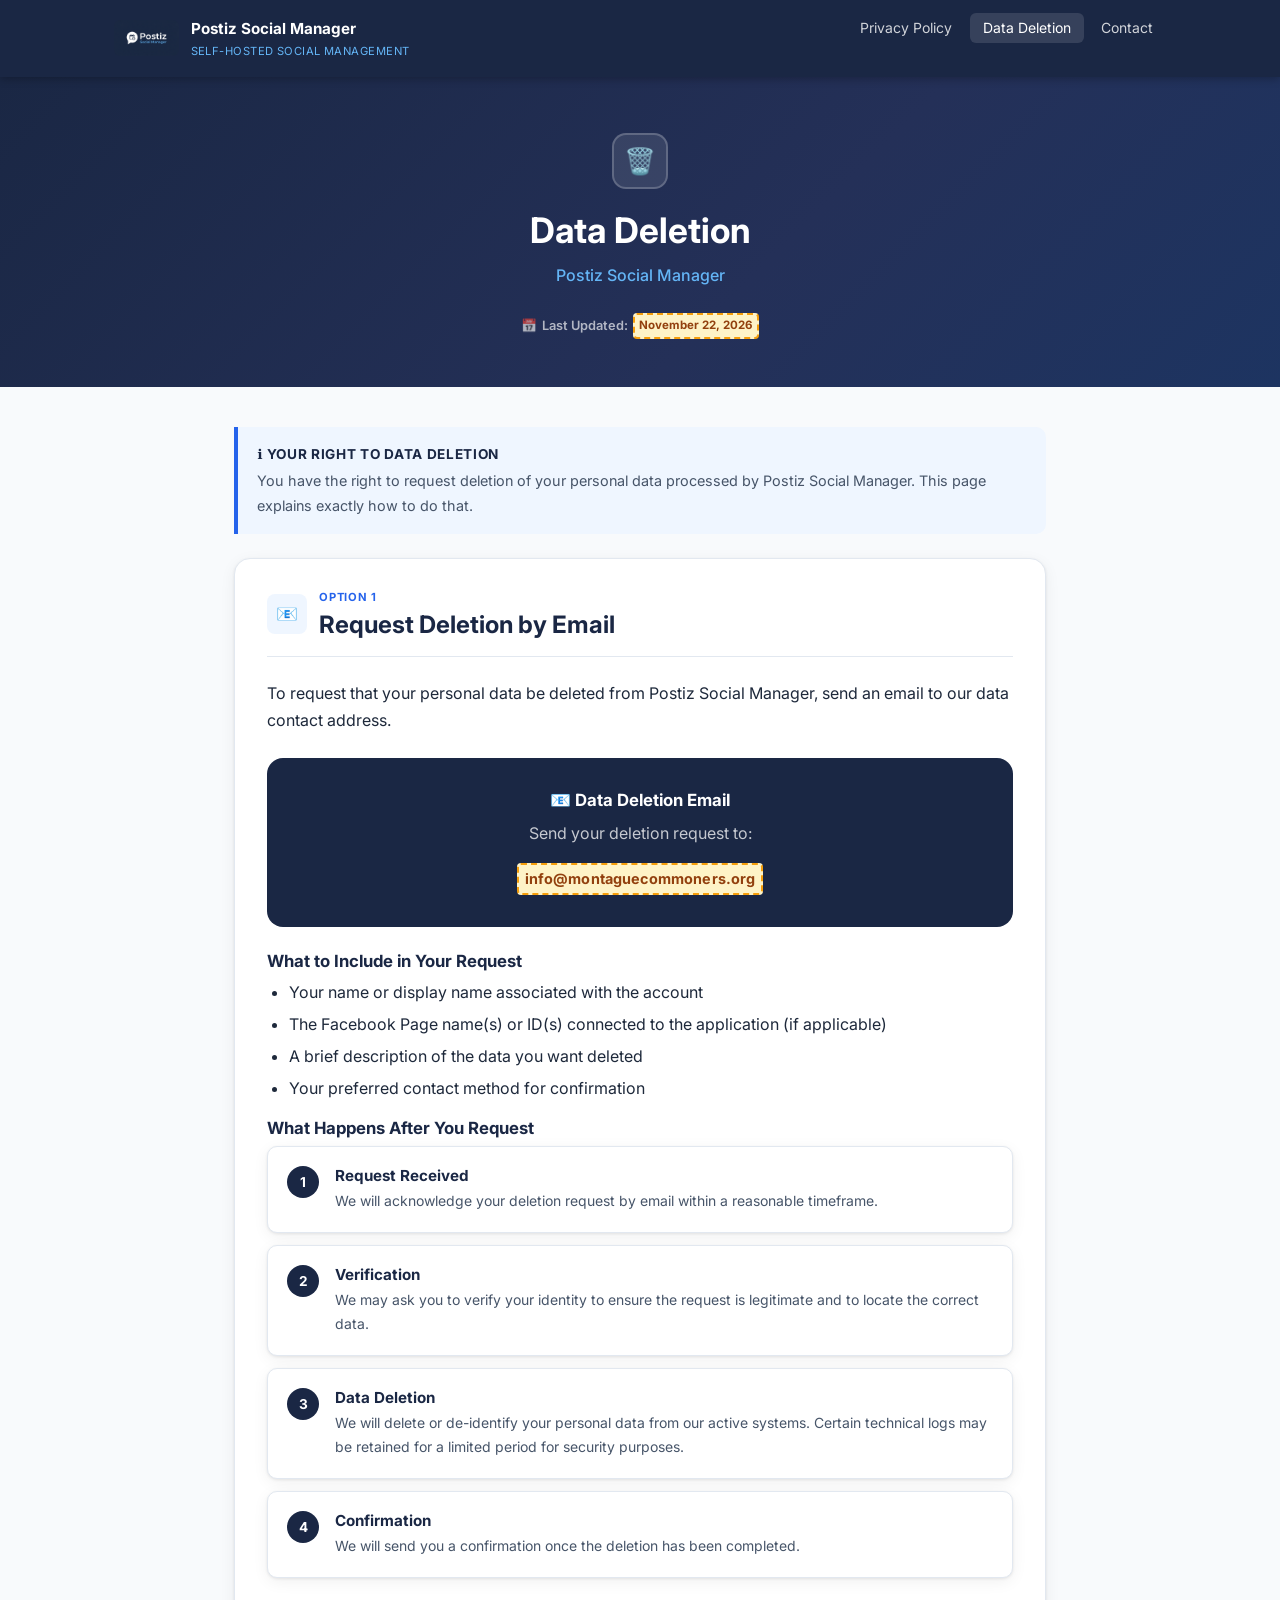
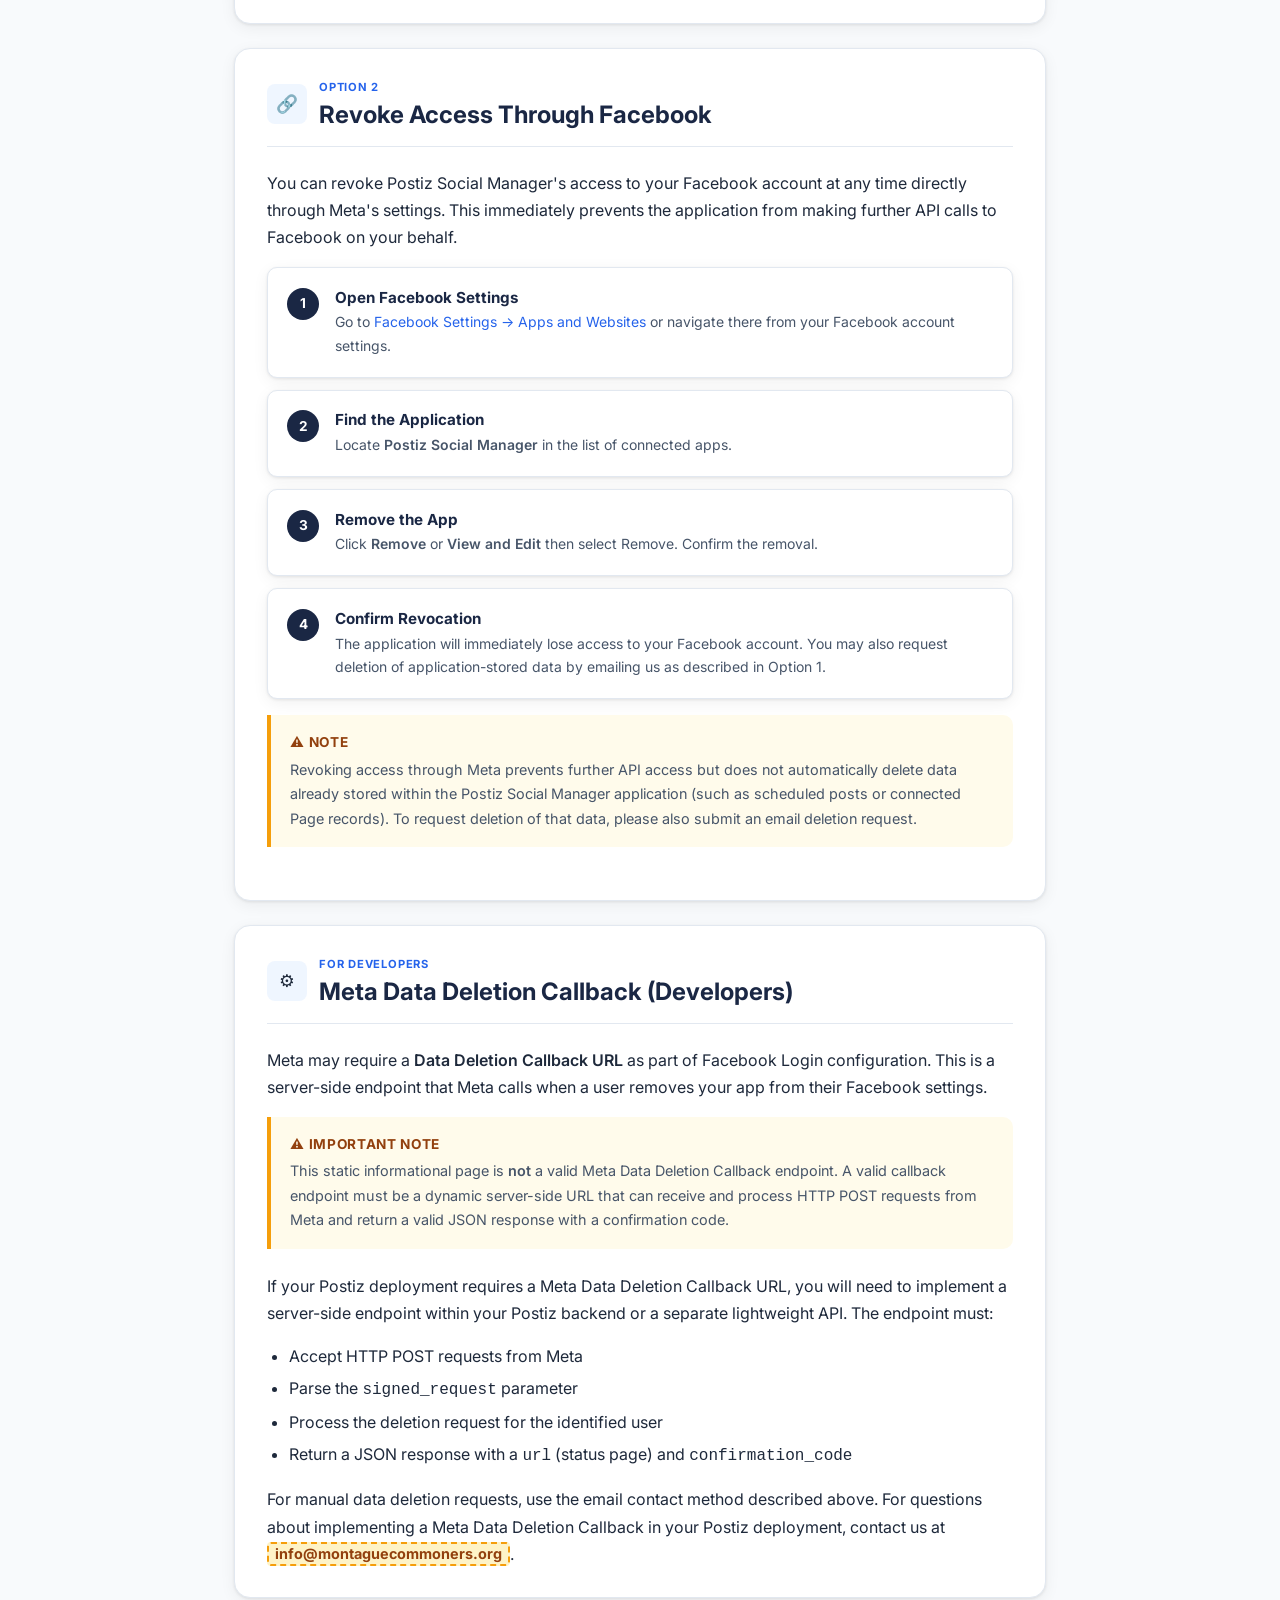
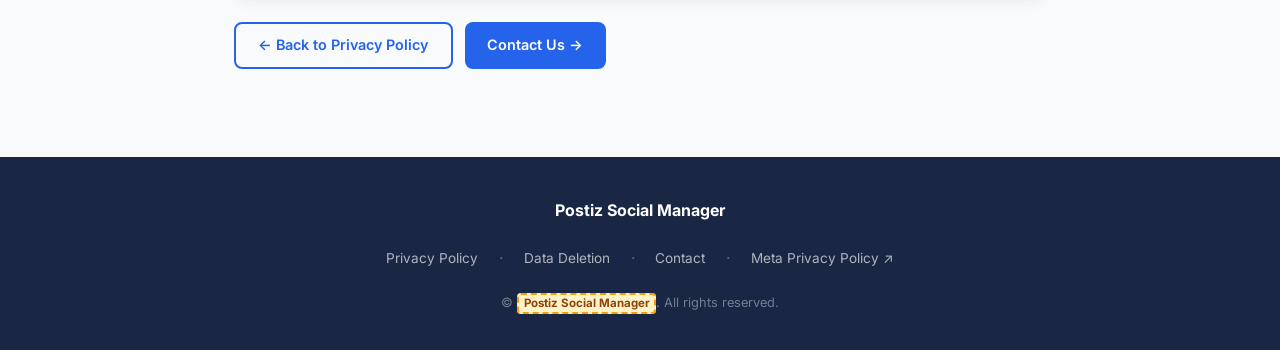
<file: data-deletion.html>
<!DOCTYPE html>
<html lang="en">
<head>
  <meta charset="UTF-8" />
  <meta name="viewport" content="width=device-width, initial-scale=1.0" />
  <title>Data Deletion – Postiz Social Manager</title>
  <meta name="description" content="Learn how to request deletion of your data from Postiz Social Manager, or revoke access through Meta/Facebook settings." />
  <meta name="robots" content="index, follow" />
  <link rel="canonical" href="https://charcoalsifter.github.io/postiz-privacy/data-deletion.html" />

  <!-- Open Graph -->
  <meta property="og:title" content="Data Deletion – Postiz Social Manager" />
  <meta property="og:description" content="How to delete your data or revoke Facebook access from Postiz Social Manager." />
  <meta property="og:type" content="website" />
  <meta property="og:url" content="https://charcoalsifter.github.io/postiz-privacy/data-deletion.html" />

  <link rel="preconnect" href="https://fonts.googleapis.com" />
  <link rel="preconnect" href="https://fonts.gstatic.com" crossorigin />
  <link href="https://fonts.googleapis.com/css2?family=Inter:wght@400;500;600;700&display=swap" rel="stylesheet" />

  <link rel="stylesheet" href="styles.css" />
</head>
<body>

<!-- ============ NAVIGATION ============ -->
<nav class="navbar" role="navigation" aria-label="Main navigation">
  <div class="navbar-inner">
    <a class="nav-brand" href="index.html" aria-label="Postiz Social Manager Home">
      <img src="logo.jpg" alt="Postiz Social Manager Logo" class="nav-logo" />
      <div class="nav-brand-text">
        Postiz Social Manager
        <span>Self-hosted Social Management</span>
      </div>
    </a>
    <ul class="nav-links" role="list">
      <li><a href="index.html">Privacy Policy</a></li>
      <li><a href="data-deletion.html" class="active" aria-current="page">Data Deletion</a></li>
      <li><a href="contact.html">Contact</a></li>
    </ul>
  </div>
</nav>

<!-- ============ HERO ============ -->
<header class="hero" role="banner">
  <div class="hero-inner">
    <div class="hero-icon" aria-hidden="true">🗑️</div>
    <h1>Data Deletion</h1>
    <p class="hero-subtitle">Postiz Social Manager</p>
    <div class="hero-meta">
      <span>📅 <strong>Last Updated:</strong> <span class="placeholder">November 22, 2026</span></span>
    </div>
  </div>
</header>

<!-- ============ MAIN CONTENT ============ -->
<main id="main-content">
<div class="container">

  <div class="alert">
    <div class="alert-title">ℹ️ Your Right to Data Deletion</div>
    <p>You have the right to request deletion of your personal data processed by Postiz Social Manager. This page explains exactly how to do that.</p>
  </div>

  <!-- ============ OPTION 1: EMAIL ============ -->
  <section class="section" id="email-request" aria-labelledby="email-request-heading">
    <div class="section-header">
      <div class="section-icon" aria-hidden="true">📧</div>
      <div>
        <div class="section-number">Option 1</div>
        <h2 id="email-request-heading">Request Deletion by Email</h2>
      </div>
    </div>

    <p>To request that your personal data be deleted from Postiz Social Manager, send an email to our data contact address.</p>

    <div class="contact-card">
      <h3>📧 Data Deletion Email</h3>
      <p>Send your deletion request to:</p>
      <span class="contact-email placeholder">info@montaguecommoners.org</span>
    </div>

    <h3>What to Include in Your Request</h3>
    <ul>
      <li>Your name or display name associated with the account</li>
      <li>The Facebook Page name(s) or ID(s) connected to the application (if applicable)</li>
      <li>A brief description of the data you want deleted</li>
      <li>Your preferred contact method for confirmation</li>
    </ul>

    <h3>What Happens After You Request</h3>
    <ol class="steps">
      <li>
        <div>
          <h4>Request Received</h4>
          <p>We will acknowledge your deletion request by email within a reasonable timeframe.</p>
        </div>
      </li>
      <li>
        <div>
          <h4>Verification</h4>
          <p>We may ask you to verify your identity to ensure the request is legitimate and to locate the correct data.</p>
        </div>
      </li>
      <li>
        <div>
          <h4>Data Deletion</h4>
          <p>We will delete or de-identify your personal data from our active systems. Certain technical logs may be retained for a limited period for security purposes.</p>
        </div>
      </li>
      <li>
        <div>
          <h4>Confirmation</h4>
          <p>We will send you a confirmation once the deletion has been completed.</p>
        </div>
      </li>
    </ol>
  </section>

  <!-- ============ OPTION 2: FACEBOOK ============ -->
  <section class="section" id="facebook-revoke" aria-labelledby="facebook-revoke-heading">
    <div class="section-header">
      <div class="section-icon" aria-hidden="true">🔗</div>
      <div>
        <div class="section-number">Option 2</div>
        <h2 id="facebook-revoke-heading">Revoke Access Through Facebook</h2>
      </div>
    </div>

    <p>You can revoke Postiz Social Manager's access to your Facebook account at any time directly through Meta's settings. This immediately prevents the application from making further API calls to Facebook on your behalf.</p>

    <ol class="steps">
      <li>
        <div>
          <h4>Open Facebook Settings</h4>
          <p>Go to <a href="https://www.facebook.com/settings?tab=applications" target="_blank" rel="noopener noreferrer">Facebook Settings → Apps and Websites</a> or navigate there from your Facebook account settings.</p>
        </div>
      </li>
      <li>
        <div>
          <h4>Find the Application</h4>
          <p>Locate <strong>Postiz Social Manager</strong> in the list of connected apps.</p>
        </div>
      </li>
      <li>
        <div>
          <h4>Remove the App</h4>
          <p>Click <strong>Remove</strong> or <strong>View and Edit</strong> then select Remove. Confirm the removal.</p>
        </div>
      </li>
      <li>
        <div>
          <h4>Confirm Revocation</h4>
          <p>The application will immediately lose access to your Facebook account. You may also request deletion of application-stored data by emailing us as described in Option 1.</p>
        </div>
      </li>
    </ol>

    <div class="alert alert-warning">
      <div class="alert-title">⚠️ Note</div>
      <p>Revoking access through Meta prevents further API access but does not automatically delete data already stored within the Postiz Social Manager application (such as scheduled posts or connected Page records). To request deletion of that data, please also submit an email deletion request.</p>
    </div>
  </section>

  <!-- ============ META DATA DELETION CALLBACK ============ -->
  <section class="section" id="meta-callback" aria-labelledby="meta-callback-heading">
    <div class="section-header">
      <div class="section-icon" aria-hidden="true">⚙️</div>
      <div>
        <div class="section-number">For Developers</div>
        <h2 id="meta-callback-heading">Meta Data Deletion Callback (Developers)</h2>
      </div>
    </div>

    <p>Meta may require a <strong>Data Deletion Callback URL</strong> as part of Facebook Login configuration. This is a server-side endpoint that Meta calls when a user removes your app from their Facebook settings.</p>

    <div class="alert alert-warning">
      <div class="alert-title">⚠️ Important Note</div>
      <p>This static informational page is <strong>not</strong> a valid Meta Data Deletion Callback endpoint. A valid callback endpoint must be a dynamic server-side URL that can receive and process HTTP POST requests from Meta and return a valid JSON response with a confirmation code.</p>
    </div>

    <p>If your Postiz deployment requires a Meta Data Deletion Callback URL, you will need to implement a server-side endpoint within your Postiz backend or a separate lightweight API. The endpoint must:</p>
    <ul>
      <li>Accept HTTP POST requests from Meta</li>
      <li>Parse the <code>signed_request</code> parameter</li>
      <li>Process the deletion request for the identified user</li>
      <li>Return a JSON response with a <code>url</code> (status page) and <code>confirmation_code</code></li>
    </ul>

    <p>For manual data deletion requests, use the email contact method described above. For questions about implementing a Meta Data Deletion Callback in your Postiz deployment, contact us at <span class="placeholder">info@montaguecommoners.org</span>.</p>
  </section>

  <!-- Back Link -->
  <div class="btn-group">
    <a href="index.html" class="btn btn-outline">← Back to Privacy Policy</a>
    <a href="contact.html" class="btn btn-primary">Contact Us →</a>
  </div>

</div><!-- /container -->
</main>

<!-- ============ FOOTER ============ -->
<footer role="contentinfo">
  <div class="footer-inner">
    <div class="footer-brand">Postiz Social Manager</div>
    <nav class="footer-links" aria-label="Footer navigation">
      <a href="index.html">Privacy Policy</a>
      <span class="sep" aria-hidden="true">·</span>
      <a href="data-deletion.html">Data Deletion</a>
      <span class="sep" aria-hidden="true">·</span>
      <a href="contact.html">Contact</a>
      <span class="sep" aria-hidden="true">·</span>
      <a href="https://www.facebook.com/privacy/policy/" target="_blank" rel="noopener noreferrer">Meta Privacy Policy ↗</a>
    </nav>
    <div class="footer-copy">
      &copy; <span class="placeholder">Postiz Social Manager</span>. All rights reserved.
    </div>
  </div>
</footer>

<script src="script.js"></script>
</body>
</html>
</file>
<file: styles.css>
/* ============================================================
   Postiz Social Manager – Privacy Policy Site
   styles.css
   ============================================================ */

/* ---------- Reset & Base ---------- */
*, *::before, *::after { box-sizing: border-box; margin: 0; padding: 0; }

:root {
  --navy:       #1a2744;
  --navy-light: #243058;
  --blue:       #2563eb;
  --blue-light: #64b5f6;
  --accent:     #3b82f6;
  --white:      #ffffff;
  --gray-50:    #f8fafc;
  --gray-100:   #f1f5f9;
  --gray-200:   #e2e8f0;
  --gray-400:   #94a3b8;
  --gray-600:   #475569;
  --gray-800:   #1e293b;
  --text:       #1e293b;
  --text-muted: #475569;
  --border:     #e2e8f0;
  --radius:     10px;
  --radius-lg:  16px;
  --shadow:     0 1px 3px rgba(0,0,0,.08), 0 4px 16px rgba(0,0,0,.06);
  --shadow-lg:  0 4px 24px rgba(0,0,0,.12);
  --max-width:  860px;
  --font:       'Inter', system-ui, -apple-system, sans-serif;
}

html { scroll-behavior: smooth; }

body {
  font-family: var(--font);
  font-size: 16px;
  line-height: 1.7;
  color: var(--text);
  background: var(--gray-50);
  -webkit-font-smoothing: antialiased;
}

/* ---------- Typography ---------- */
h1, h2, h3, h4 { line-height: 1.3; font-weight: 700; color: var(--navy); }
h1 { font-size: clamp(1.6rem, 4vw, 2.2rem); }
h2 { font-size: clamp(1.2rem, 3vw, 1.5rem); margin-bottom: .5rem; }
h3 { font-size: 1.05rem; margin-bottom: .4rem; }
p  { margin-bottom: 1rem; color: var(--text); }
p:last-child { margin-bottom: 0; }
a  { color: var(--blue); text-decoration: none; transition: color .2s; }
a:hover { color: var(--navy); text-decoration: underline; }
ul, ol { padding-left: 1.4rem; margin-bottom: 1rem; }
li { margin-bottom: .3rem; color: var(--text); }
strong { font-weight: 600; }

/* ---------- Navigation ---------- */
.navbar {
  background: var(--navy);
  position: sticky;
  top: 0;
  z-index: 100;
  box-shadow: 0 2px 8px rgba(0,0,0,.25);
}
.navbar-inner {
  max-width: 1100px;
  margin: 0 auto;
  padding: .9rem 1.5rem;
  display: flex;
  align-items: center;
  justify-content: space-between;
  gap: 1rem;
}
.nav-brand {
  display: flex;
  align-items: center;
  gap: .75rem;
  text-decoration: none;
}
.nav-logo {
  height: 36px;
  width: auto;
  border-radius: 6px;
  object-fit: contain;
}
.nav-brand-text {
  font-size: .95rem;
  font-weight: 700;
  color: var(--white);
  white-space: nowrap;
}
.nav-brand-text span {
  display: block;
  font-size: .7rem;
  font-weight: 400;
  color: var(--blue-light);
  letter-spacing: .04em;
  text-transform: uppercase;
}
.nav-links {
  display: flex;
  align-items: center;
  gap: .3rem;
  list-style: none;
  flex-wrap: wrap;
}
.nav-links a {
  color: rgba(255,255,255,.8);
  font-size: .875rem;
  padding: .4rem .8rem;
  border-radius: 6px;
  transition: background .2s, color .2s;
  white-space: nowrap;
}
.nav-links a:hover,
.nav-links a.active { background: rgba(255,255,255,.12); color: var(--white); text-decoration: none; }

/* ---------- Hero Banner ---------- */
.hero {
  background: linear-gradient(135deg, var(--navy) 0%, var(--navy-light) 60%, #1d3461 100%);
  color: var(--white);
  padding: 3.5rem 1.5rem 3rem;
  text-align: center;
}
.hero-inner { max-width: var(--max-width); margin: 0 auto; }
.hero-icon {
  width: 56px;
  height: 56px;
  background: rgba(255,255,255,.1);
  border: 2px solid rgba(255,255,255,.2);
  border-radius: 14px;
  display: flex;
  align-items: center;
  justify-content: center;
  margin: 0 auto 1.2rem;
  font-size: 1.6rem;
}
.hero h1 { color: var(--white); margin-bottom: .5rem; }
.hero-subtitle { color: var(--blue-light); font-size: 1rem; font-weight: 500; margin-bottom: 1.5rem; }
.hero-meta {
  display: flex;
  flex-wrap: wrap;
  gap: .6rem 1.2rem;
  justify-content: center;
  font-size: .8rem;
  color: rgba(255,255,255,.65);
}
.hero-meta span { display: flex; align-items: center; gap: .3rem; }
.hero-badge {
  display: inline-flex;
  align-items: center;
  gap: .4rem;
  background: rgba(59,130,246,.25);
  border: 1px solid rgba(59,130,246,.4);
  color: #93c5fd;
  font-size: .75rem;
  font-weight: 600;
  padding: .3rem .8rem;
  border-radius: 20px;
  margin-top: 1rem;
  letter-spacing: .03em;
  text-transform: uppercase;
}

/* ---------- Alert / Warning Cards ---------- */
.alert {
  border-left: 4px solid var(--blue);
  background: #eff6ff;
  border-radius: 0 var(--radius) var(--radius) 0;
  padding: 1rem 1.2rem;
  margin-bottom: 1.5rem;
  font-size: .9rem;
}
.alert-title { font-weight: 700; color: var(--navy); margin-bottom: .2rem; font-size: .85rem; text-transform: uppercase; letter-spacing: .05em; }
.alert p { margin: 0; color: var(--gray-600); }
.alert-warning { border-color: #f59e0b; background: #fffbeb; }
.alert-warning .alert-title { color: #92400e; }

/* ---------- Quick Summary Cards ---------- */
.summary-grid {
  display: grid;
  grid-template-columns: repeat(auto-fit, minmax(200px, 1fr));
  gap: 1rem;
  margin-bottom: 2rem;
}
.summary-card {
  background: var(--white);
  border: 1px solid var(--border);
  border-radius: var(--radius);
  padding: 1.2rem;
  text-align: center;
  box-shadow: var(--shadow);
  transition: box-shadow .2s;
}
.summary-card:hover { box-shadow: var(--shadow-lg); }
.summary-card-icon { font-size: 1.8rem; margin-bottom: .5rem; }
.summary-card h3 { font-size: .8rem; text-transform: uppercase; letter-spacing: .05em; color: var(--gray-600); margin-bottom: .3rem; }
.summary-card p { font-size: .85rem; color: var(--text); font-weight: 500; }

/* ---------- Layout ---------- */
.container {
  max-width: var(--max-width);
  margin: 0 auto;
  padding: 2.5rem 1.5rem;
}
.container-wide {
  max-width: 1100px;
  margin: 0 auto;
  padding: 2.5rem 1.5rem;
}

/* ---------- Section ---------- */
.section {
  background: var(--white);
  border: 1px solid var(--border);
  border-radius: var(--radius-lg);
  padding: 1.8rem 2rem;
  margin-bottom: 1.5rem;
  box-shadow: var(--shadow);
}
.section:last-child { margin-bottom: 0; }
.section-header {
  display: flex;
  align-items: center;
  gap: .75rem;
  padding-bottom: 1rem;
  border-bottom: 1px solid var(--border);
  margin-bottom: 1.4rem;
}
.section-icon {
  width: 40px;
  height: 40px;
  background: #eff6ff;
  border-radius: 8px;
  display: flex;
  align-items: center;
  justify-content: center;
  font-size: 1.1rem;
  flex-shrink: 0;
}
.section-number {
  font-size: .7rem;
  font-weight: 700;
  text-transform: uppercase;
  letter-spacing: .07em;
  color: var(--blue);
  margin-bottom: .15rem;
}
.section h2 { margin-bottom: 0; }

/* ---------- Permission Badge ---------- */
.permission-list { display: flex; flex-wrap: wrap; gap: .5rem; margin: 1rem 0; }
.permission-badge {
  display: inline-flex;
  align-items: center;
  gap: .3rem;
  background: #eff6ff;
  border: 1px solid #bfdbfe;
  color: #1d4ed8;
  font-size: .78rem;
  font-weight: 600;
  padding: .3rem .75rem;
  border-radius: 20px;
  font-family: 'Courier New', monospace;
}

/* ---------- Table ---------- */
.data-table { width: 100%; border-collapse: collapse; font-size: .875rem; margin: 1rem 0; }
.data-table th {
  background: var(--navy);
  color: var(--white);
  padding: .7rem 1rem;
  text-align: left;
  font-size: .78rem;
  text-transform: uppercase;
  letter-spacing: .05em;
}
.data-table th:first-child { border-radius: 6px 0 0 0; }
.data-table th:last-child  { border-radius: 0 6px 0 0; }
.data-table td { padding: .75rem 1rem; border-bottom: 1px solid var(--border); vertical-align: top; }
.data-table tr:last-child td { border-bottom: none; }
.data-table tr:nth-child(even) td { background: var(--gray-50); }

/* ---------- Highlight / Key Point ---------- */
.key-point {
  background: linear-gradient(135deg, #eff6ff, #dbeafe);
  border: 1px solid #bfdbfe;
  border-radius: var(--radius);
  padding: 1.2rem 1.5rem;
  margin: 1.2rem 0;
  font-weight: 600;
  color: var(--navy);
  display: flex;
  align-items: flex-start;
  gap: .75rem;
}
.key-point-icon { font-size: 1.3rem; flex-shrink: 0; margin-top: .1rem; }

/* ---------- Contact Card ---------- */
.contact-card {
  background: var(--navy);
  color: var(--white);
  border-radius: var(--radius-lg);
  padding: 2rem;
  text-align: center;
  margin: 1.5rem 0;
}
.contact-card h3 { color: var(--white); margin-bottom: .5rem; }
.contact-card p { color: rgba(255,255,255,.75); margin-bottom: .5rem; }
.contact-email {
  display: inline-block;
  background: rgba(255,255,255,.1);
  border: 1px solid rgba(255,255,255,.25);
  border-radius: 8px;
  padding: .5rem 1.2rem;
  color: var(--blue-light);
  font-weight: 600;
  font-size: 1rem;
  margin-top: .5rem;
  letter-spacing: .01em;
}
.placeholder {
  background: #fef3c7;
  border: 2px dashed #f59e0b;
  border-radius: 4px;
  padding: .1em .4em;
  color: #92400e;
  font-weight: 700;
  font-size: .9em;
}

/* ---------- Deletion Steps ---------- */
.steps { counter-reset: step; list-style: none; padding: 0; }
.steps li {
  counter-increment: step;
  display: flex;
  align-items: flex-start;
  gap: 1rem;
  padding: 1.2rem;
  border: 1px solid var(--border);
  border-radius: var(--radius);
  margin-bottom: .75rem;
  background: var(--white);
  box-shadow: var(--shadow);
}
.steps li::before {
  content: counter(step);
  min-width: 32px;
  height: 32px;
  background: var(--navy);
  color: var(--white);
  border-radius: 50%;
  display: flex;
  align-items: center;
  justify-content: center;
  font-weight: 700;
  font-size: .85rem;
  flex-shrink: 0;
}
.steps li h4 { font-size: .95rem; margin-bottom: .2rem; }
.steps li p  { font-size: .875rem; color: var(--text-muted); margin: 0; }

/* ---------- Footer ---------- */
footer {
  background: var(--navy);
  color: rgba(255,255,255,.7);
  padding: 2.5rem 1.5rem;
  margin-top: 3rem;
}
.footer-inner {
  max-width: 1100px;
  margin: 0 auto;
  display: flex;
  flex-direction: column;
  align-items: center;
  gap: 1.2rem;
  text-align: center;
}
.footer-brand { color: var(--white); font-weight: 700; font-size: 1rem; }
.footer-links { display: flex; flex-wrap: wrap; gap: .4rem .8rem; justify-content: center; }
.footer-links a {
  color: rgba(255,255,255,.65);
  font-size: .85rem;
  padding: .2rem .5rem;
  border-radius: 4px;
  transition: color .2s;
}
.footer-links a:hover { color: var(--white); text-decoration: none; }
.footer-links .sep { color: rgba(255,255,255,.3); align-self: center; }
.footer-copy { font-size: .8rem; color: rgba(255,255,255,.4); }

/* ---------- Back Button / Utility ---------- */
.btn {
  display: inline-flex;
  align-items: center;
  gap: .5rem;
  padding: .6rem 1.4rem;
  border-radius: 8px;
  font-weight: 600;
  font-size: .9rem;
  cursor: pointer;
  border: none;
  transition: background .2s, transform .15s, box-shadow .2s;
  text-decoration: none;
}
.btn:hover { text-decoration: none; transform: translateY(-1px); box-shadow: var(--shadow-lg); }
.btn-primary { background: var(--blue); color: var(--white); }
.btn-primary:hover { background: #1d4ed8; color: var(--white); }
.btn-outline { background: transparent; border: 2px solid var(--blue); color: var(--blue); }
.btn-outline:hover { background: var(--blue); color: var(--white); }
.btn-group { display: flex; flex-wrap: wrap; gap: .75rem; margin-top: 1.2rem; }

/* ---------- TOC ---------- */
.toc {
  background: var(--gray-50);
  border: 1px solid var(--border);
  border-radius: var(--radius);
  padding: 1.2rem 1.5rem;
  margin-bottom: 2rem;
  font-size: .875rem;
}
.toc-title { font-weight: 700; color: var(--navy); margin-bottom: .6rem; font-size: .85rem; text-transform: uppercase; letter-spacing: .05em; }
.toc ol { margin: 0; padding-left: 1.2rem; }
.toc li { margin-bottom: .2rem; }
.toc a { color: var(--blue); }

/* ---------- Responsive ---------- */
@media (max-width: 640px) {
  .section { padding: 1.4rem 1.2rem; }
  .hero { padding: 2.5rem 1rem 2rem; }
  .navbar-inner { flex-direction: column; align-items: flex-start; gap: .6rem; }
  .nav-links { gap: .2rem; }
  .summary-grid { grid-template-columns: 1fr 1fr; }
  .data-table { font-size: .78rem; }
  .data-table th, .data-table td { padding: .5rem .7rem; }
  .steps li { flex-direction: column; }
  .steps li::before { align-self: flex-start; }
}

/* ---------- Print ---------- */
@media print {
  .navbar, footer, .btn-group { display: none; }
  .section { border: 1px solid #ccc; box-shadow: none; }
  body { background: white; }
}
</file>
